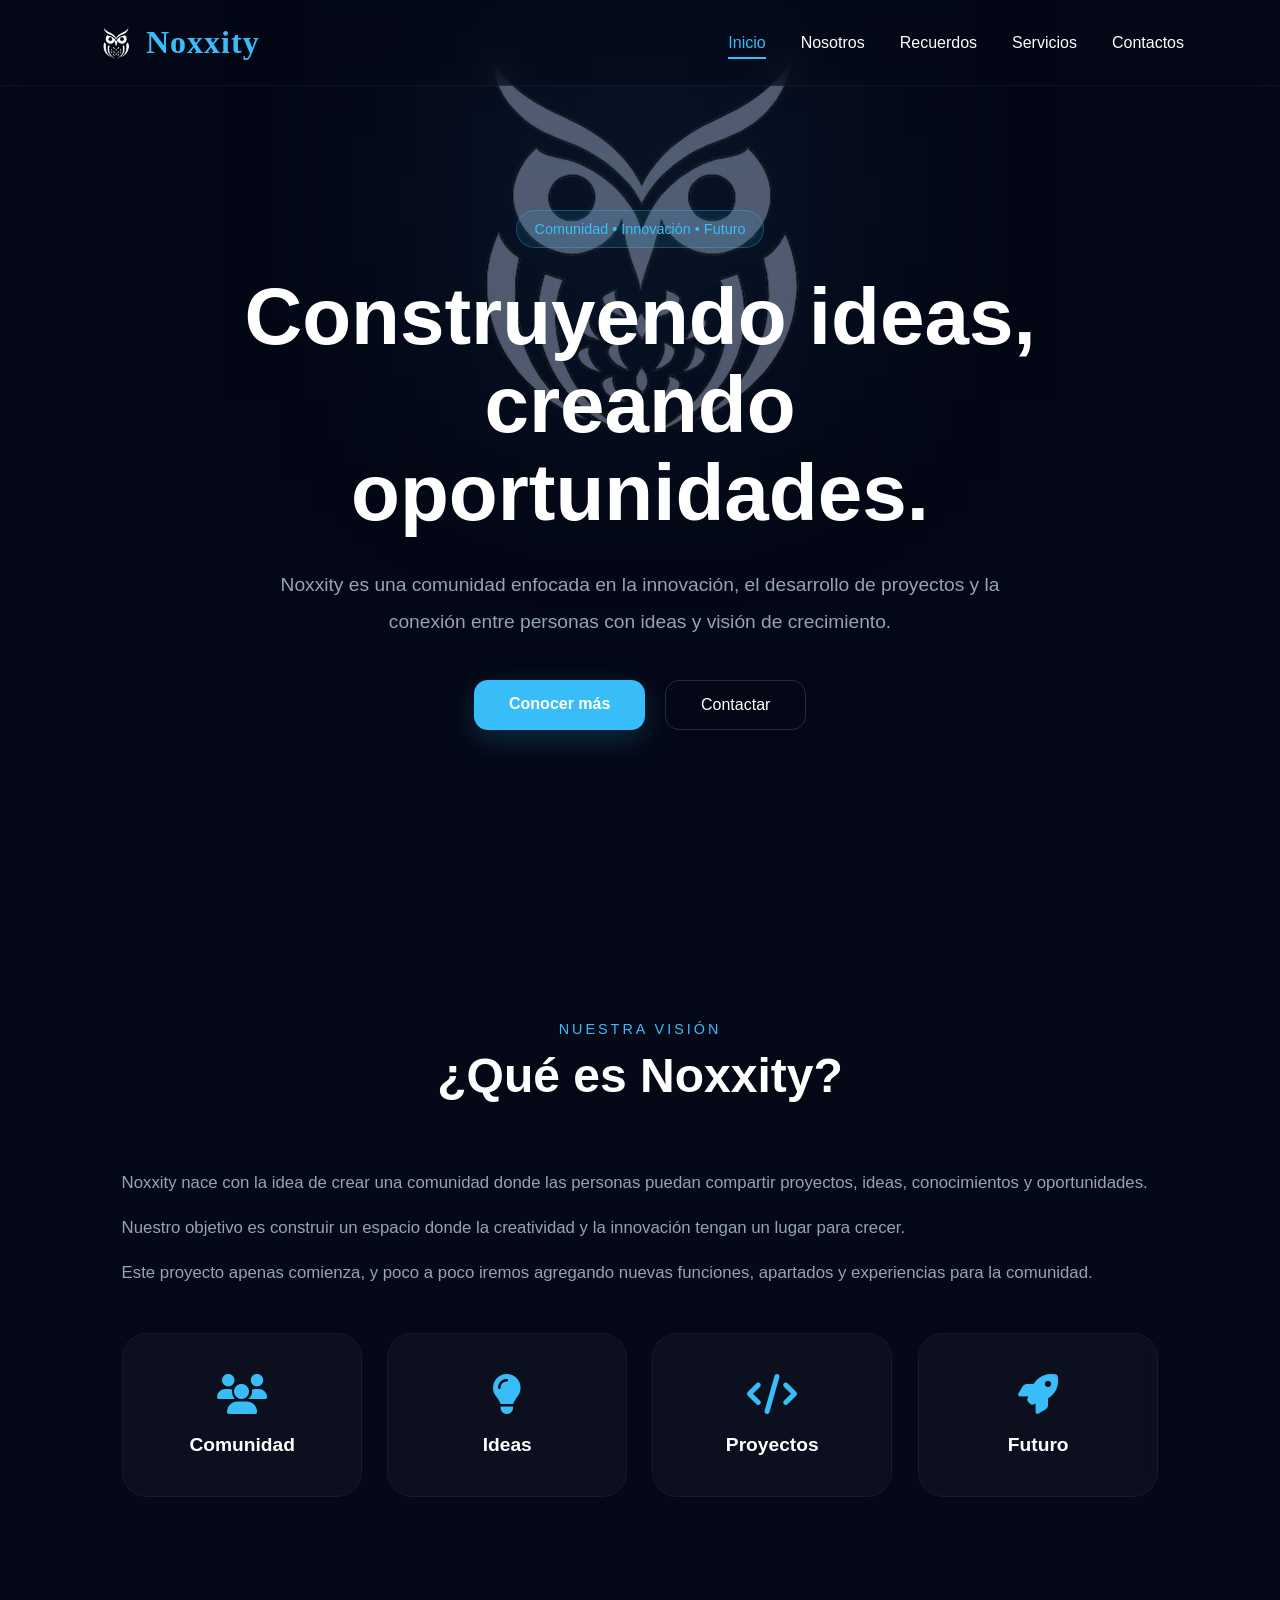
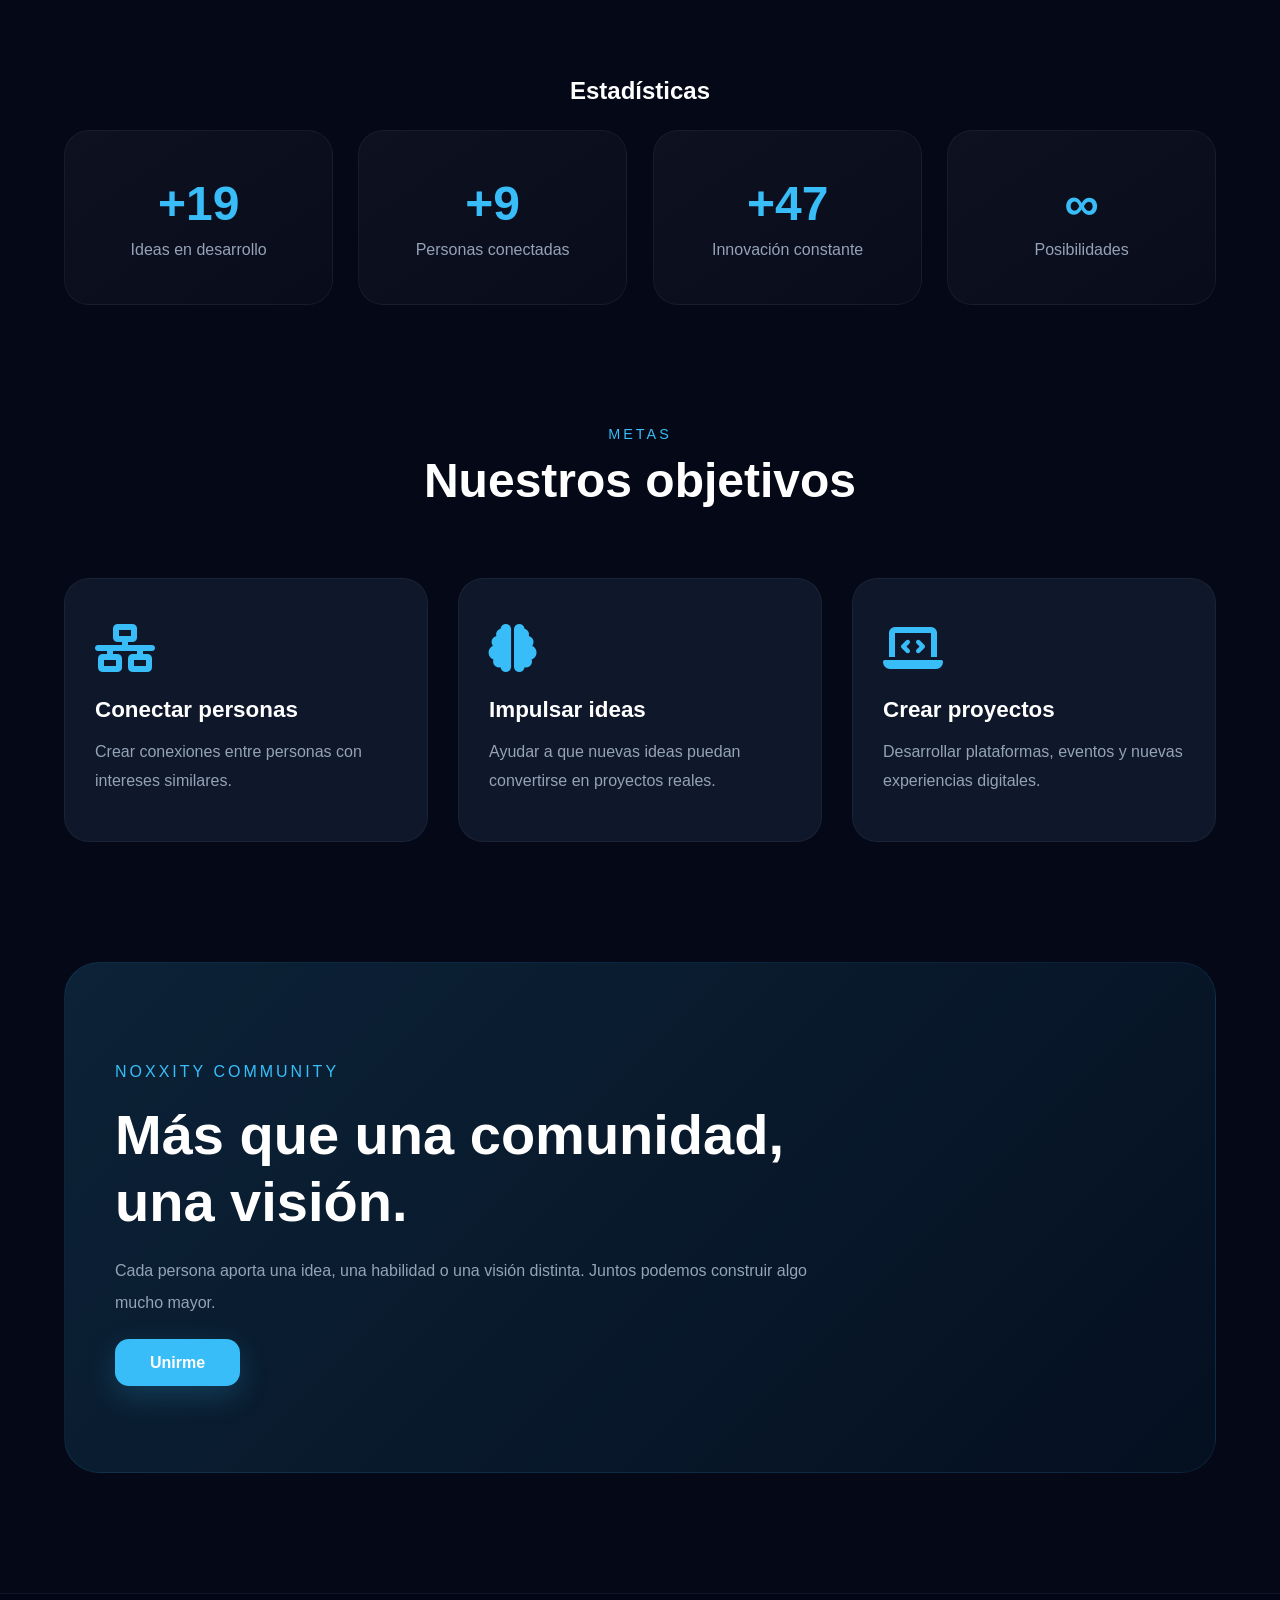
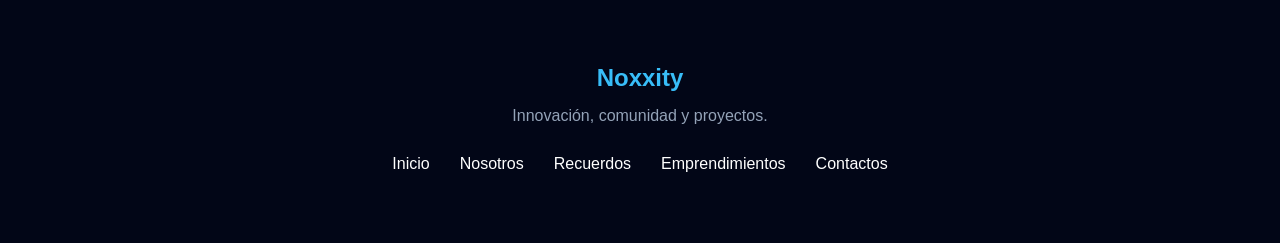
<file: index.html>
<!DOCTYPE html>
<html lang="es">

<head>
    <meta charset="UTF-8">
    <meta name="viewport" content="width=device-width, initial-scale=1.0">
    <meta name="google-site-verification" content="google29c0a1d79d436f6c.html" />
    <link rel="icon" href="Src/imgs/Logo.png" type="image/png">
    <link rel="stylesheet" href="https://cdnjs.cloudflare.com/ajax/libs/font-awesome/6.5.2/css/all.min.css">
    <link rel="stylesheet" href="Styles/style.css">
    <link rel="stylesheet" href="Styles/contact.css">
    <meta name="description"
    content="Noxxity es una comunidad de innovación, tecnología, emprendimiento y eventos juveniles." />
    <meta name="keywords" content="Noxxity, comunidad, tecnología, innovación, Nicaragua" />
    <title>Noxxity | Comunidad de innovación</title>
</head>

<body>

    <header>

        <nav class="navbar">

            <div class="logo">
                <img src="Src/imgs/Logo.png" alt="">
                <h1>Noxxity</h1>
            </div>

            <ul class="nav-links">

                <li><a href="#" class="active">Inicio</a></li>
                <li><a href="Pages/About.html">Nosotros</a></li>
                <li><a href="Pages/Recuerdos.html">Recuerdos</a></li>
                <li><a href="Pages/servicios.html">Servicios</a></li>
                <li><a href="Pages/Contact.html">Contactos</a></li>

            </ul>

            <div class="menu-btn">
                <i class="fas fa-bars"></i>
            </div>

        </nav>

    </header>

    <!-- HERO -->
    <section class="hero">

        <div class="hero-content">

            <span class="tag"> Comunidad • Innovación • Futuro </span>

            <h2> Construyendo ideas, creando oportunidades. </h2>

            <p>
                Noxxity es una comunidad enfocada en la innovación,
                el desarrollo de proyectos y la conexión entre personas
                con ideas y visión de crecimiento.
            </p>

            <div class="hero-buttons">
                <a href="Pages/About.html" class="btn"> Conocer más </a>
                <a href="Pages/Contact.html" class="btn-outline"> Contactar </a>
            </div>

        </div>

    </section>

    <!-- PRESENTACION -->
    <section class="presentation">

        <div class="section-title">
            <span>NUESTRA VISIÓN</span>
            <h2>¿Qué es Noxxity?</h2>
        </div>

        <div class="presentation-container">

            <div class="presentation-text">

                <p>
                    Noxxity nace con la idea de crear una comunidad
                    donde las personas puedan compartir proyectos,
                    ideas, conocimientos y oportunidades.
                </p>

                <p>
                    Nuestro objetivo es construir un espacio donde
                    la creatividad y la innovación tengan un lugar
                    para crecer.
                </p>

                <p>
                    Este proyecto apenas comienza, y poco a poco
                    iremos agregando nuevas funciones, apartados
                    y experiencias para la comunidad.
                </p>

            </div>

            <div class="presentation-cards">

                <div class="presentation-grid">
                    <div class="mini-card">
                        <i class="fas fa-users"></i>
                        <h3>Comunidad</h3>
                    </div>

                    <div class="mini-card">
                        <i class="fas fa-lightbulb"></i>
                        <h3>Ideas</h3>
                    </div>

                    <div class="mini-card">
                        <i class="fas fa-code"></i>
                        <h3>Proyectos</h3>
                    </div>

                    <div class="mini-card">
                        <i class="fas fa-rocket"></i>
                        <h3>Futuro</h3>
                    </div>
                </div>

            </div>

        </div>

    </section>

    <!-- ESTADISTICAS -->
    <section class="stats">

        <h1>Estadísticas</h1>

        <div class="stats-grid">
            <div class="stat-box">
                <h2>+100</h2>
                <p>Ideas en desarrollo</p>
            </div>

            <div class="stat-box">
                <h2>+50</h2>
                <p>Personas conectadas</p>
            </div>

            <div class="stat-box">
                <h2>24/7</h2>
                <p>Innovación constante</p>
            </div>

            <div class="stat-box">
                <h2>∞</h2>
                <p>Posibilidades</p>
            </div>
        </div>

    </section>

    <!-- OBJETIVOS -->
    <section class="objectives">

        <div class="section-title">
            <span>METAS</span>
            <h2>Nuestros objetivos</h2>
        </div>

        <div class="objectives-grid">

            <div class="objective-card">

                <i class="fas fa-network-wired"></i>

                <h3>Conectar personas</h3>

                <p>
                    Crear conexiones entre personas
                    con intereses similares.
                </p>

            </div>

            <div class="objective-card">

                <i class="fas fa-brain"></i>

                <h3>Impulsar ideas</h3>

                <p>
                    Ayudar a que nuevas ideas puedan
                    convertirse en proyectos reales.
                </p>

            </div>

            <div class="objective-card">

                <i class="fas fa-laptop-code"></i>

                <h3>Crear proyectos</h3>

                <p>
                    Desarrollar plataformas, eventos
                    y nuevas experiencias digitales.
                </p>

            </div>

        </div>

    </section>

    <!-- COMUNIDAD -->
    <section class="community">

        <div class="community-content">

            <span>NOXXITY COMMUNITY</span>

            <h2>
                Más que una comunidad,
                una visión.
            </h2>

            <p>
                Cada persona aporta una idea,
                una habilidad o una visión distinta.
                Juntos podemos construir algo mucho mayor.
            </p>

            <a href="Pages/Contact.html" class="btn">
                Unirme
            </a>

        </div>

    </section>

    <!-- FOOTER -->
    <footer>

        <div class="footer-content">

            <h2>Noxxity</h2>

            <p>
                Innovación, comunidad y proyectos.
            </p>

            <div class="footer-links">

                <a href="index.html">Inicio</a>
                <a href="about.html">Nosotros</a>
                <a href="memories.html">Recuerdos</a>
                <a href="services.html">Emprendimientos</a>
                <a href="contact.html">Contactos</a>

            </div>

        </div>

    </footer>

    <script src="Js/script.js"></script>

</body>

</html>
</file>
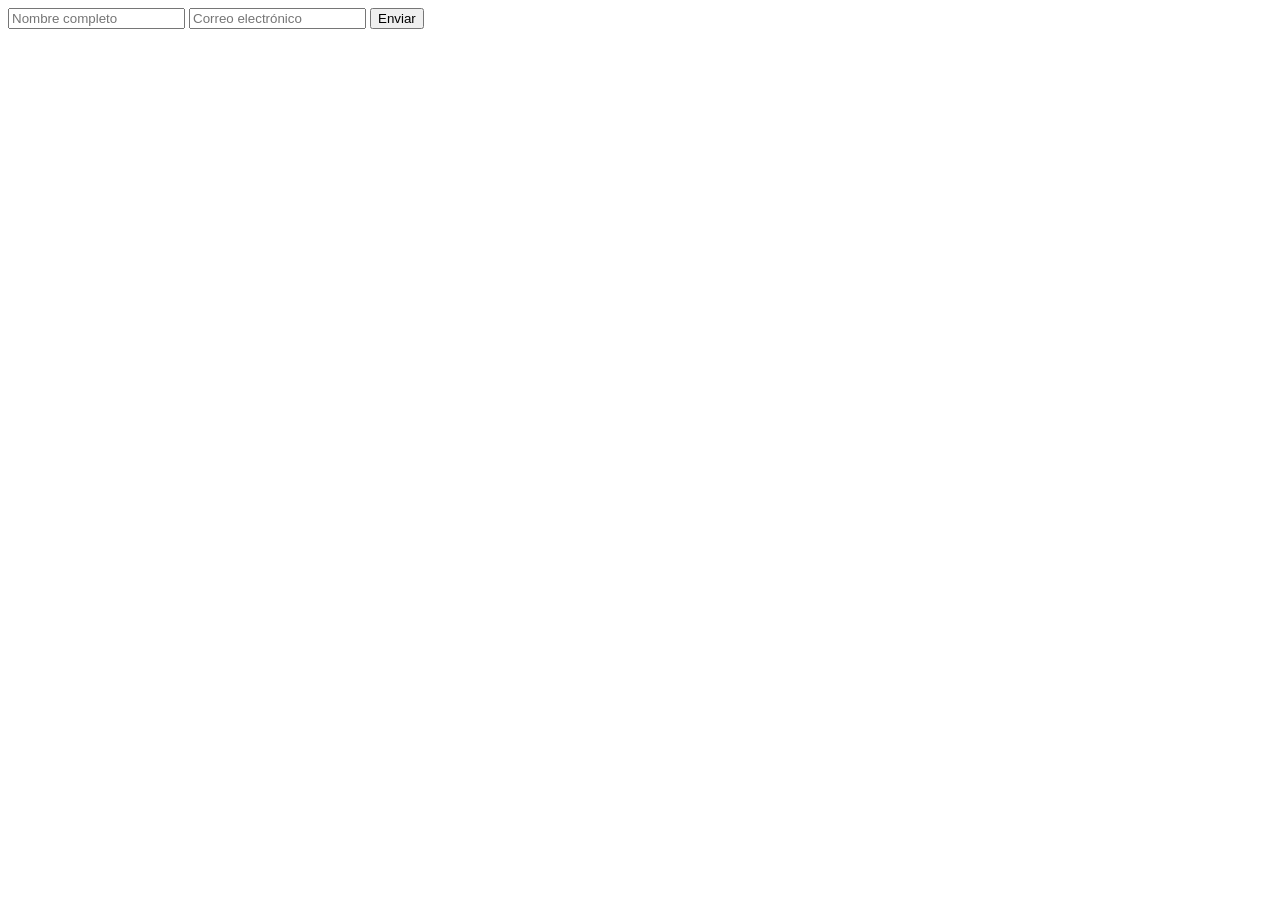
<file: prueba.html>
<!DOCTYPE html>
<html>
<body>

<form action="https://formsubmit.co/nexxojav.dev@gmail.com" method="POST">
    

                <input type="text" name="Nombre" placeholder="Nombre completo" required>
                <input type="email" name="Correo" placeholder="Correo electrónico" required>
           
    <button type="submit">Enviar</button>

    <input type="hidden" name="_subject" value="Prueba">
    <input type="hidden" name="_captcha" value="false">
</form>

</body>
</html>
</file>
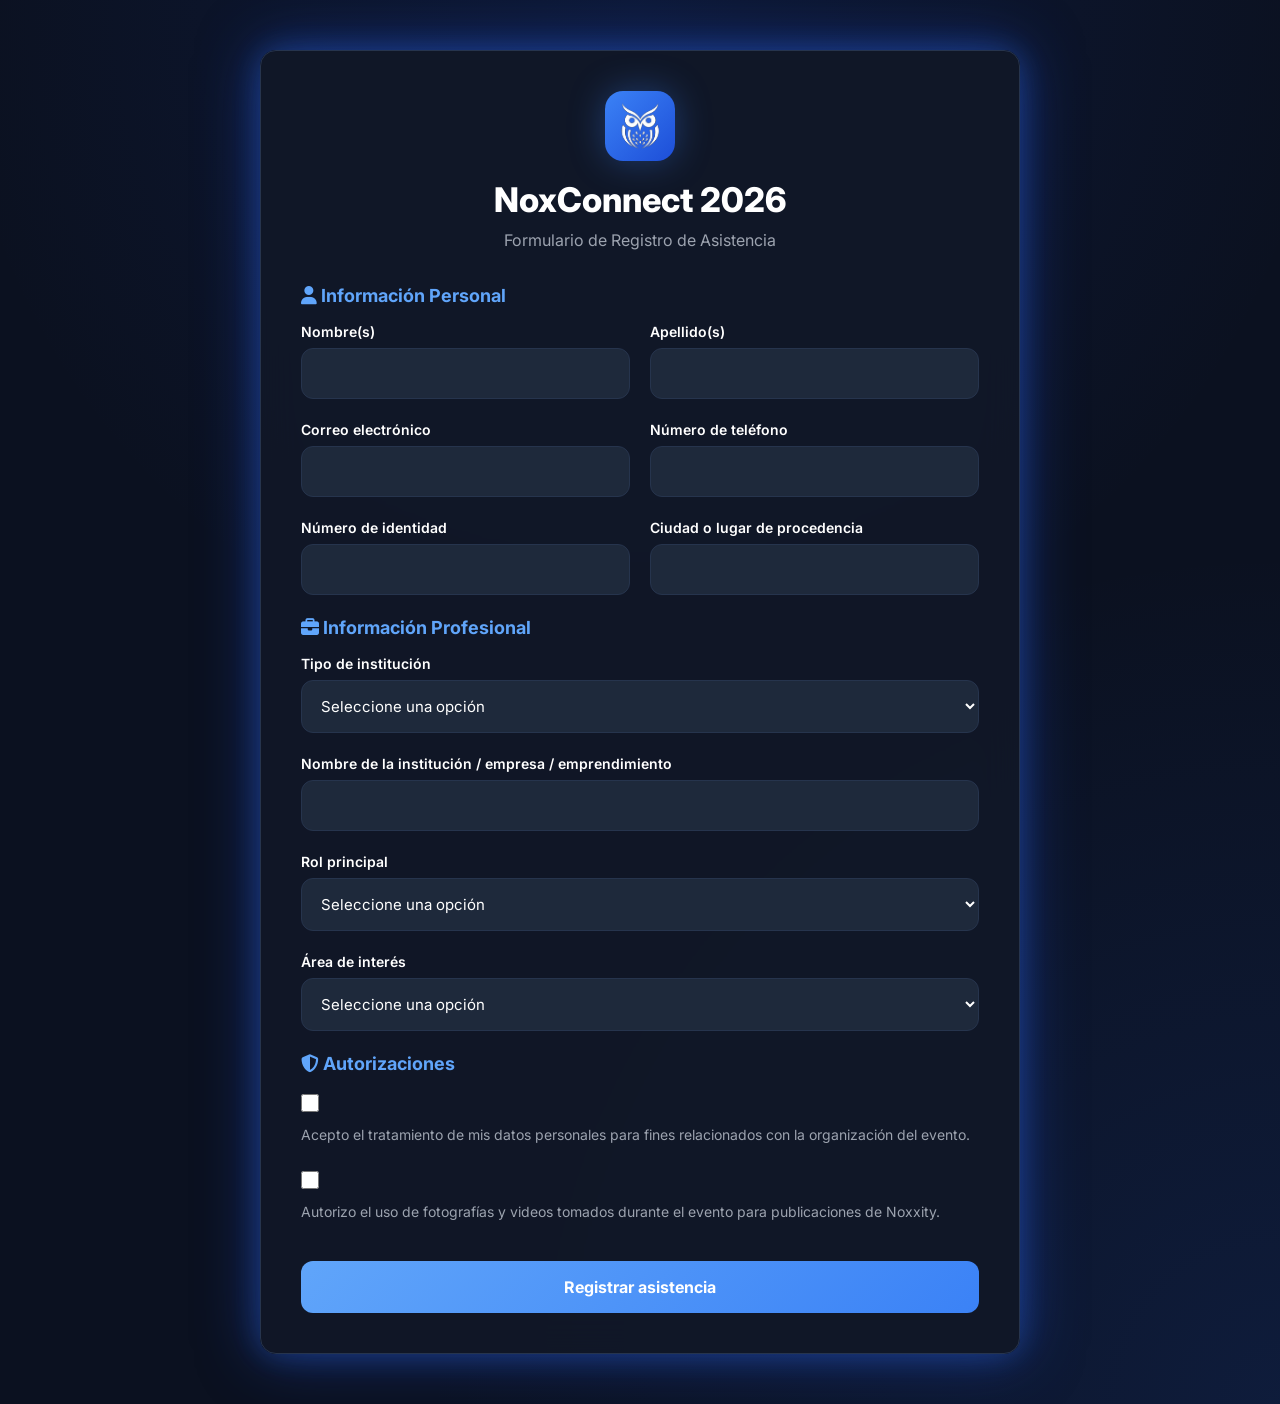
<file: Formularios/InscripcionNoxConnect.html>
<!DOCTYPE html>
<html lang="es">

<head>
    <meta charset="UTF-8">
    <meta name="viewport" content="width=device-width, initial-scale=1.0">
    <link rel="icon" href="../Src/imgs/Logo.png" type="image/png">
    <link rel="stylesheet" href="https://cdnjs.cloudflare.com/ajax/libs/font-awesome/6.5.2/css/all.min.css">
    <link rel="stylesheet" href="Styles/styles.css">
    <title>NoxConnect 2026 - Emprendimientos</title>
</head>

<body>

    <div class="container">
        <div class="logo">
            <img src="../Src/imgs/Logo.png" alt="NoxConnect">
        </div>


        <h1>NoxConnect 2026</h1>
        <p> Formulario de Registro de Asistencia </p>

        <form id="nxForm" action="https://formsubmit.co/noxxity.oficial@gmail.com" method="POST">

            <!-- Configuración de FormSubmit -->
            <input type="hidden" name="_subject" value="📋 Nuevo registro - NoxConnect 2026">
            <input type="hidden" name="_template" value="table">
            <input type="hidden" name="_captcha" value="false">


            <input type="hidden" name="_next" value="">

            <div class="section-title">
                <i class="fa-solid fa-user"></i>
                Información Personal
            </div>

            <div class="grid">
                <div class="form-group">
                    <label>Nombre(s)</label>
                    <input type="text" name="Nombre" required>
                </div>

                <div class="form-group">
                    <label>Apellido(s)</label>
                    <input type="text" name="Apellido" required>
                </div>
            </div>

            <div class="grid">
                <div class="form-group">
                    <label>Correo electrónico</label>
                    <input type="email" name="Correo electrónico" required>
                </div>

                <div class="form-group">
                    <label>Número de teléfono</label>
                    <input type="tel" name="Número de teléfono" required>
                </div>
            </div>

            <div class="grid">
                <div class="form-group">
                    <label>Número de identidad</label>
                    <input type="text" name="Número de identidad" required>
                </div>

                <div class="form-group">
                    <label>Ciudad o lugar de procedencia</label>
                    <input type="text" name="Procedencia" required>
                </div>
            </div>

            <div class="section-title">
                <i class="fa-solid fa-briefcase"></i>
                Información Profesional
            </div>

            <div class="form-group">
                <label>Tipo de institución</label>
                <select id="tipoInstitucion" name="Tipo de institución" required>
                    <option value="">Seleccione una opción</option>
                    <option>Universidad</option>
                    <option>Empresa</option>
                    <option>Emprendimiento</option>
                    <option>Independiente</option>
                    <option>Otro</option>
                </select>
            </div>

            <div class="form-group otro-campo" id="otroInstitucionGroup">
                <label>Especifique la institución</label>
                <input type="text" id="otroInstitucion" name="Otra institución">
            </div>

            <div class="form-group">
                <label>Nombre de la institución / empresa / emprendimiento</label>
                <input type="text" name="Institución">
            </div>

            <div class="form-group">
                <label>Rol principal</label>
                <select id="rolPrincipal" name="Rol principal" required>
                    <option value="">Seleccione una opción</option>
                    <option>Estudiante</option>
                    <option>Emprendedor</option>
                    <option>Profesional</option>
                    <option>Docente</option>
                    <option>Freelancer</option>
                    <option>Otro</option>
                </select>
            </div>

            <div class="form-group otro-campo" id="otroRolGroup">
                <label>Especifique el rol</label>
                <input type="text" id="otroRol" name="Otro rol">
            </div>

            <div class="form-group">
                <label>Área de interés</label>
                <select id="areaInteres" name="Área de interés" required>
                    <option value="">Seleccione una opción</option>
                    <option>Desarrollo</option>
                    <option>Marketing</option>
                    <option>Diseño</option>
                    <option>Comunicación</option>
                    <option>Mercadeo</option>
                    <option>Innovación</option>
                    <option>Inteligencia Artificial</option>
                    <option>Otro</option>
                </select>
            </div>

            <div class="form-group otro-campo" id="otraAreaGroup">
                <label>Especifique el área</label>
                <input type="text" id="otraArea" name="Otra área de interés">
            </div>

            <div class="section-title">
                <i class="fa-solid fa-shield-halved"></i>
                Autorizaciones
            </div>

            <div class="form-group checkbox">
                <input type="checkbox" id="datos" name="Acepta tratamiento de datos" value="Sí">

                <label for="datos">
                    Acepto el tratamiento de mis datos personales para fines relacionados con la organización del
                    evento.
                </label>
            </div>

            <div class="form-group checkbox">
                <input type="checkbox" id="fotos" name="Autoriza uso de fotografías" value="Sí">

                <label for="fotos">
                    Autorizo el uso de fotografías y videos tomados durante el evento para publicaciones de Noxxity.
                </label>
            </div>

            <button class="btn" type="submit">
                Registrar asistencia
            </button>

        </form>

    </div>

    <div id="nxModal">
        <div class="nx-modal-card">

            <div class="nx-success-icon">
                <i class="fa-solid fa-circle-check"></i>
            </div>

            <h2>¡Registro completado!</h2>

            <p>
                Su formulario ha sido enviado correctamente.
                Gracias por registrarse.
            </p>

            <button id="nxClose">Continuar</button>

        </div>
    </div>

    <script src="Js/main.js"></script>
</body>

</html>
</file>
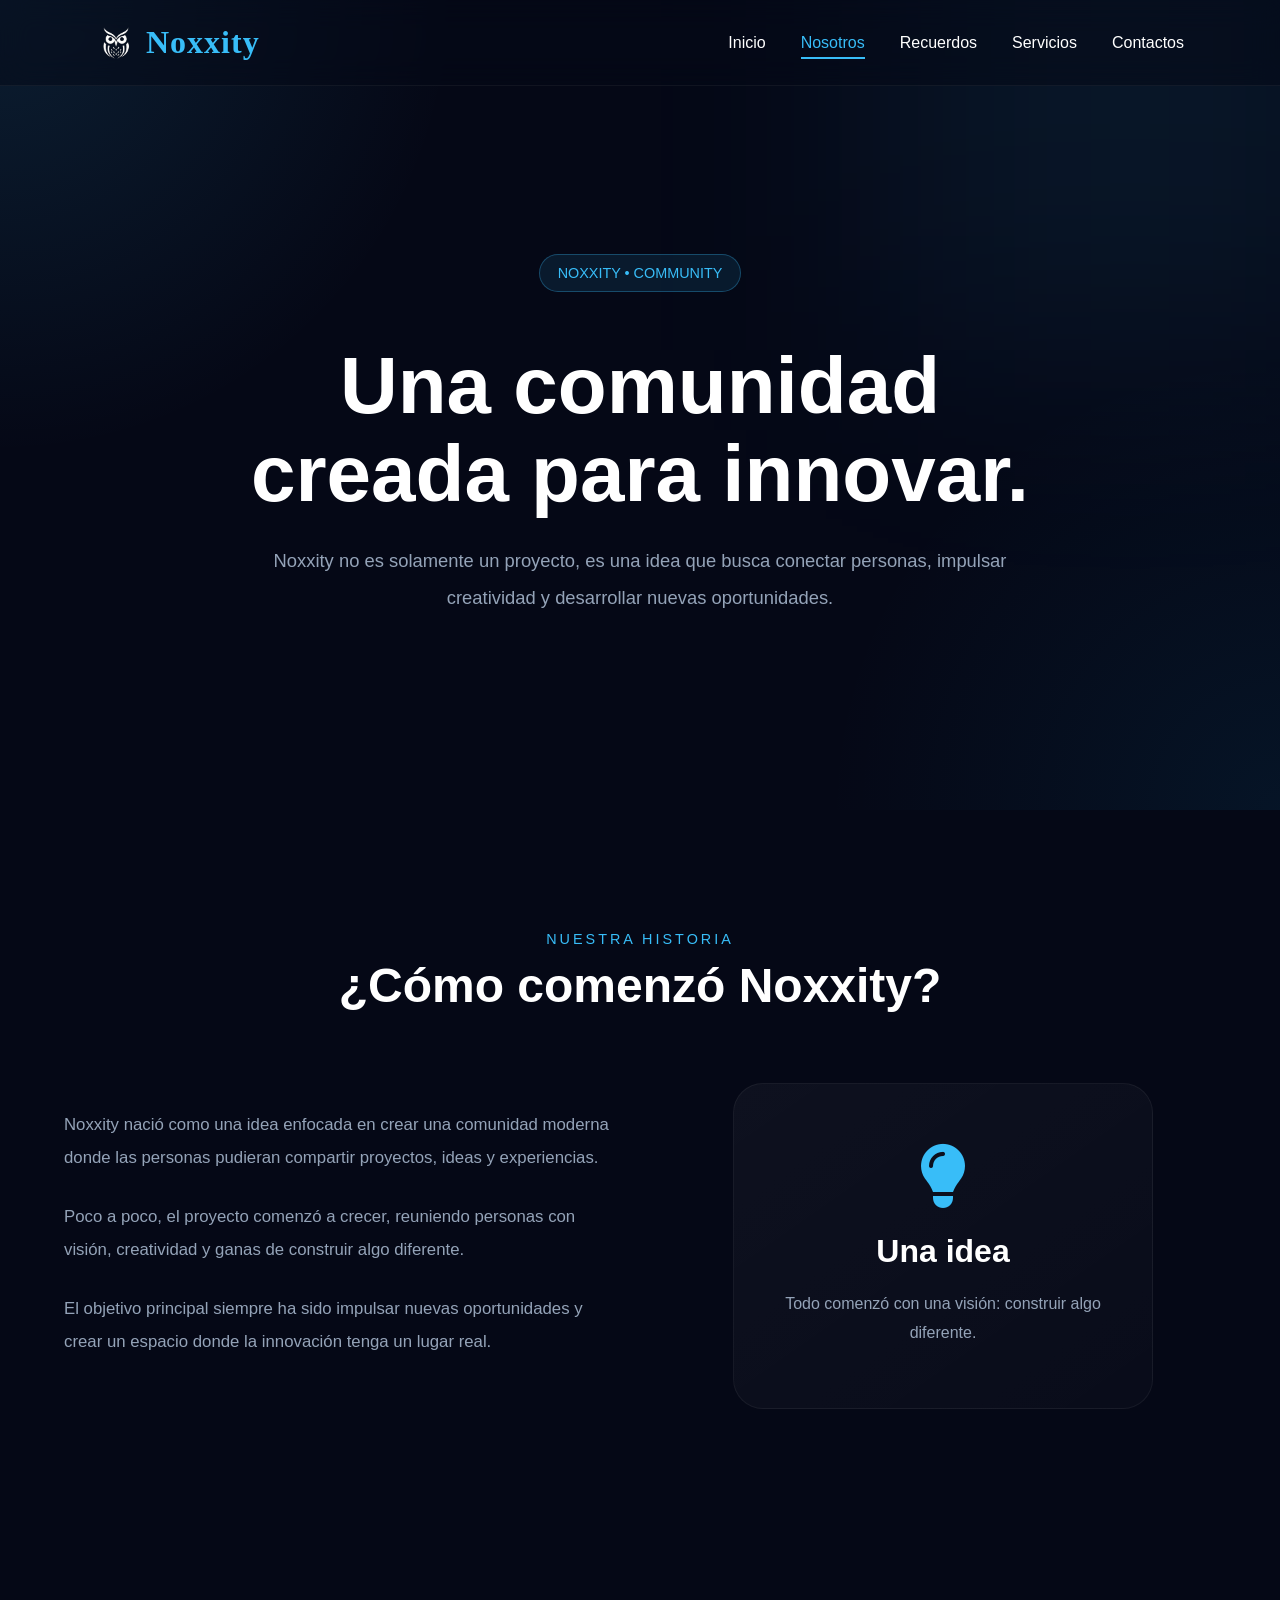
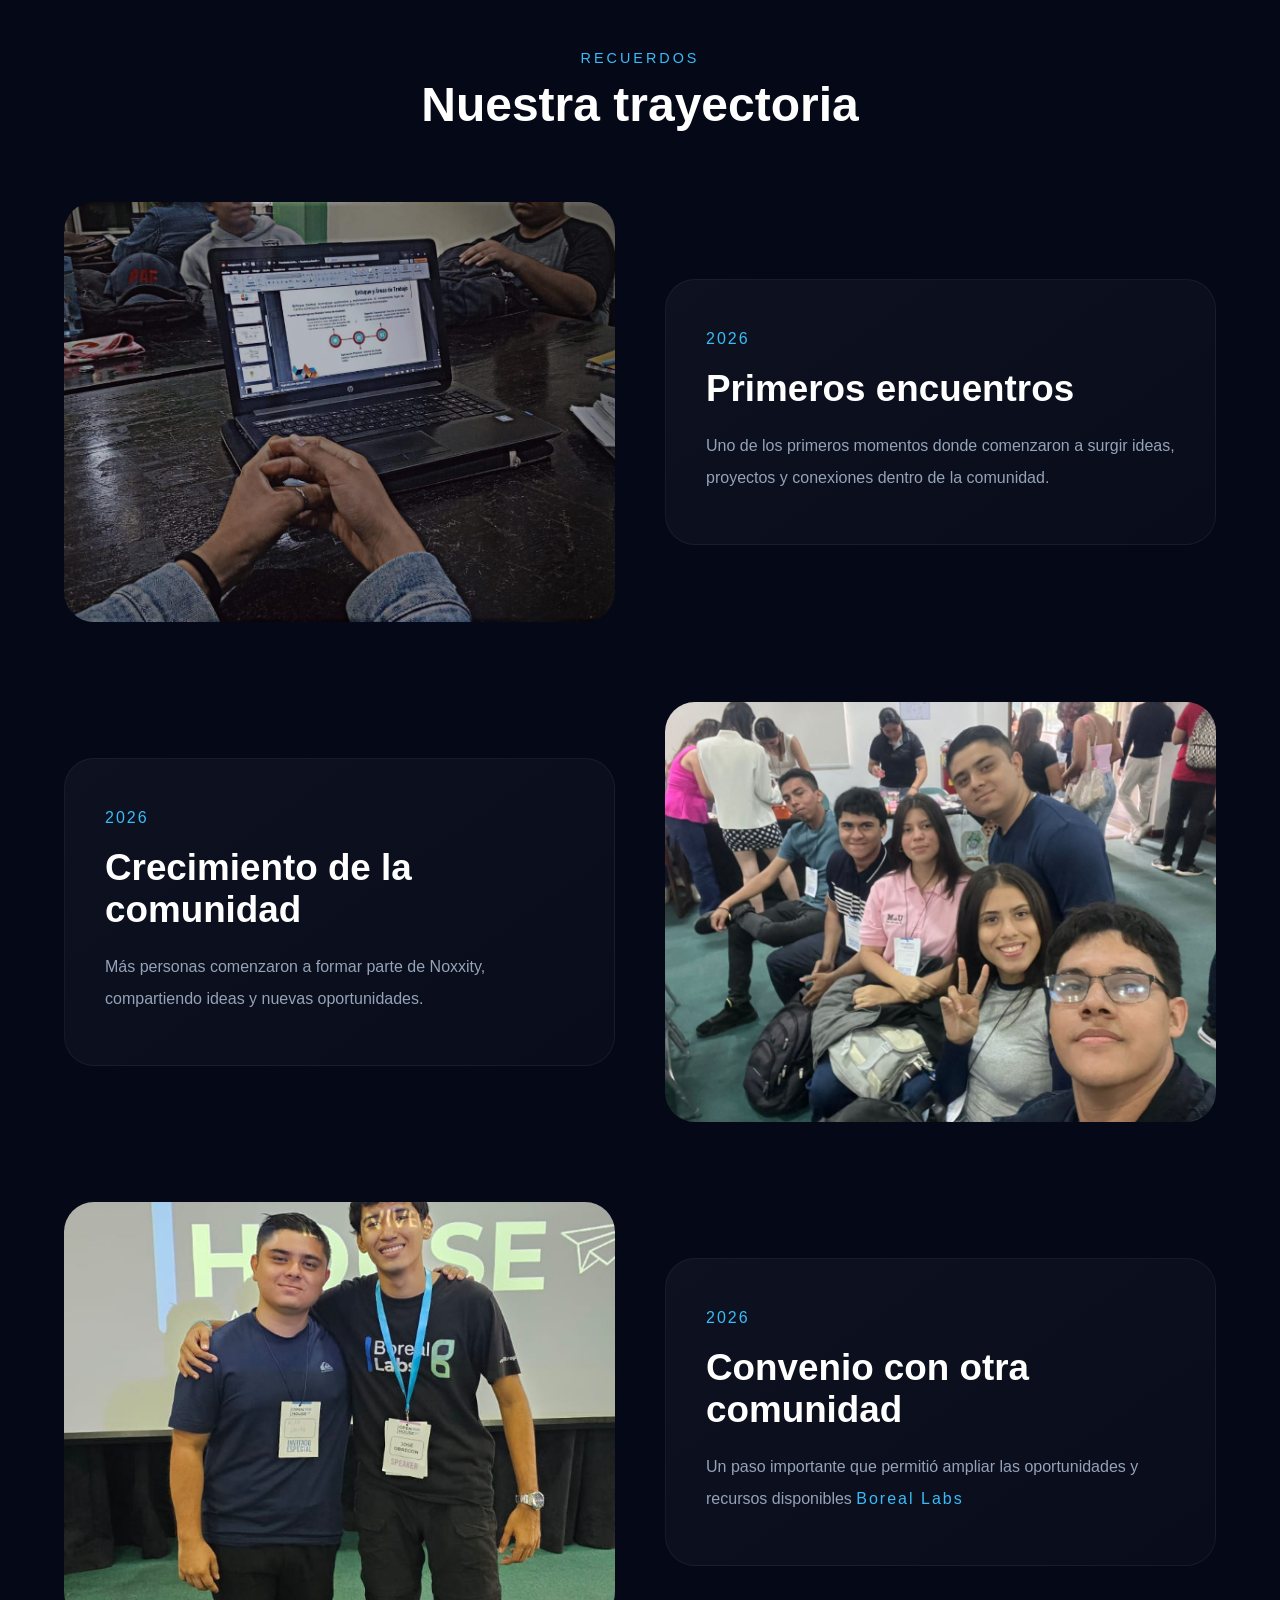
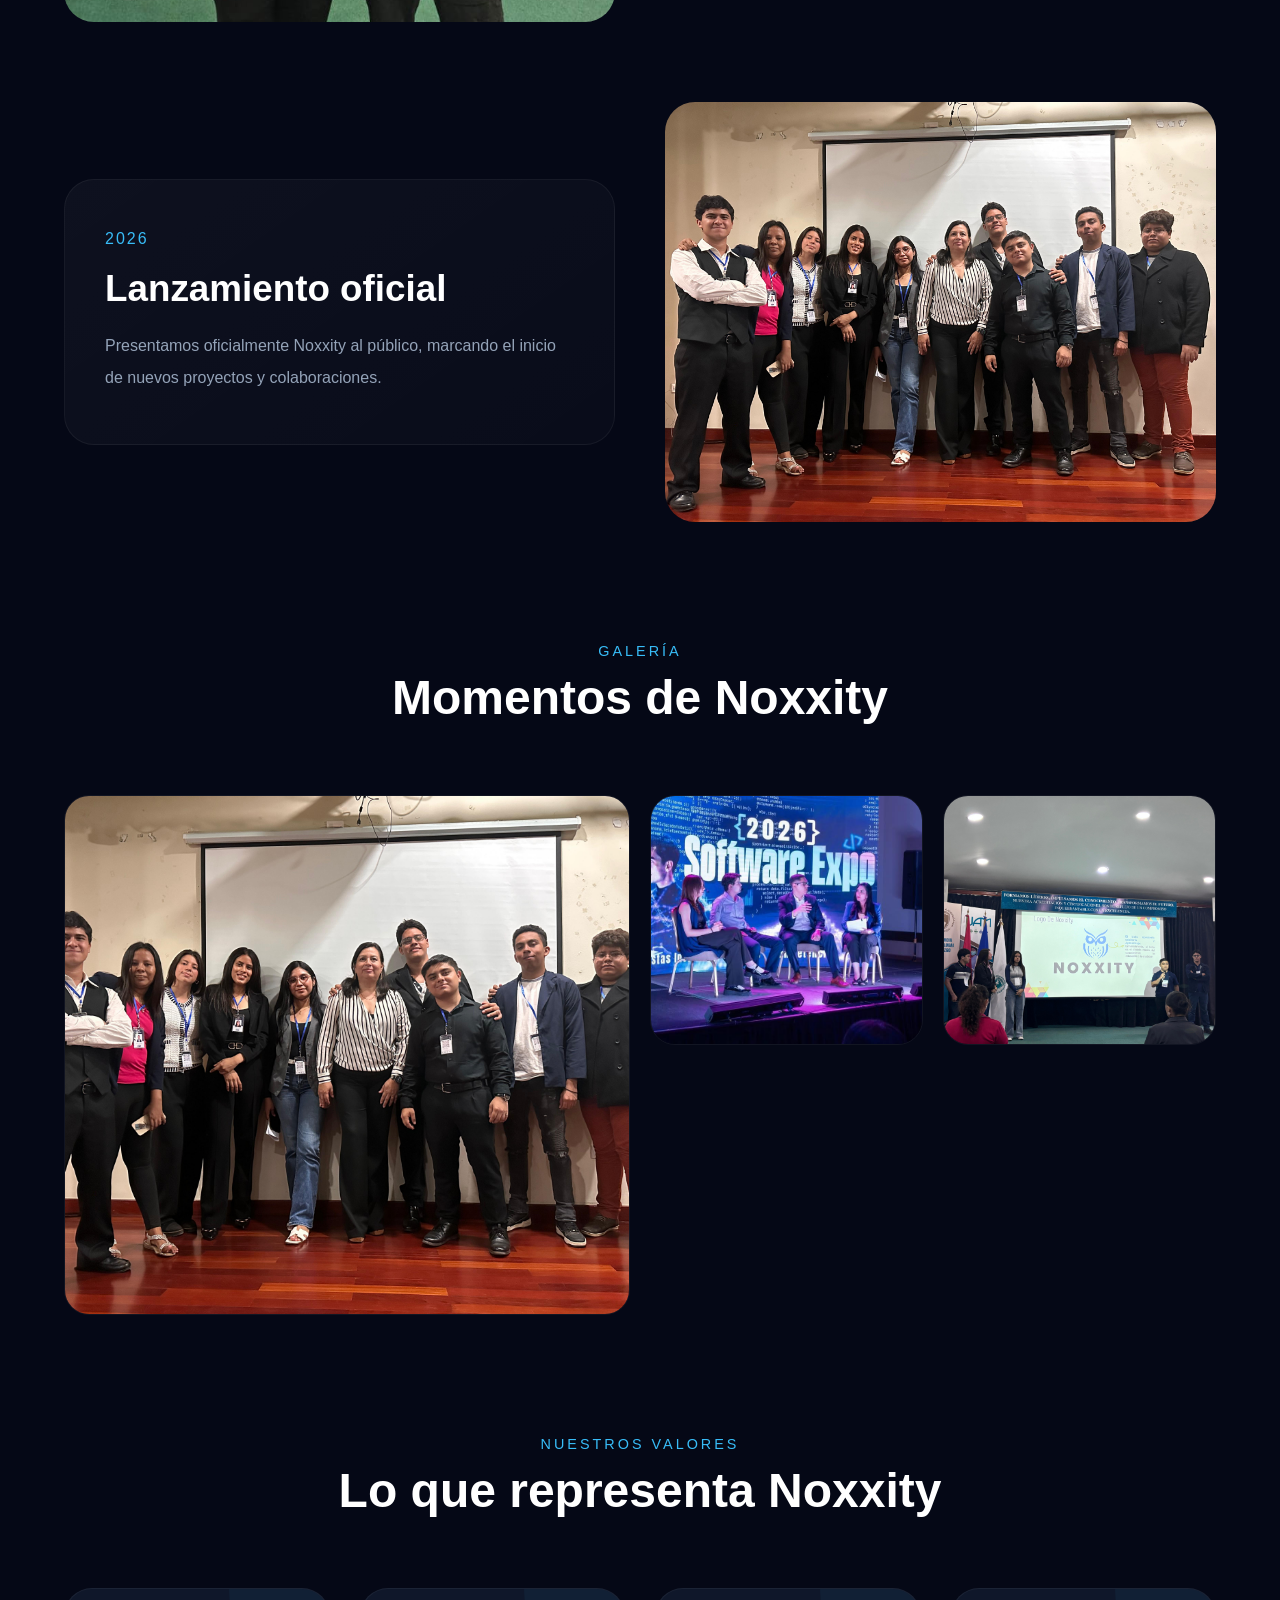
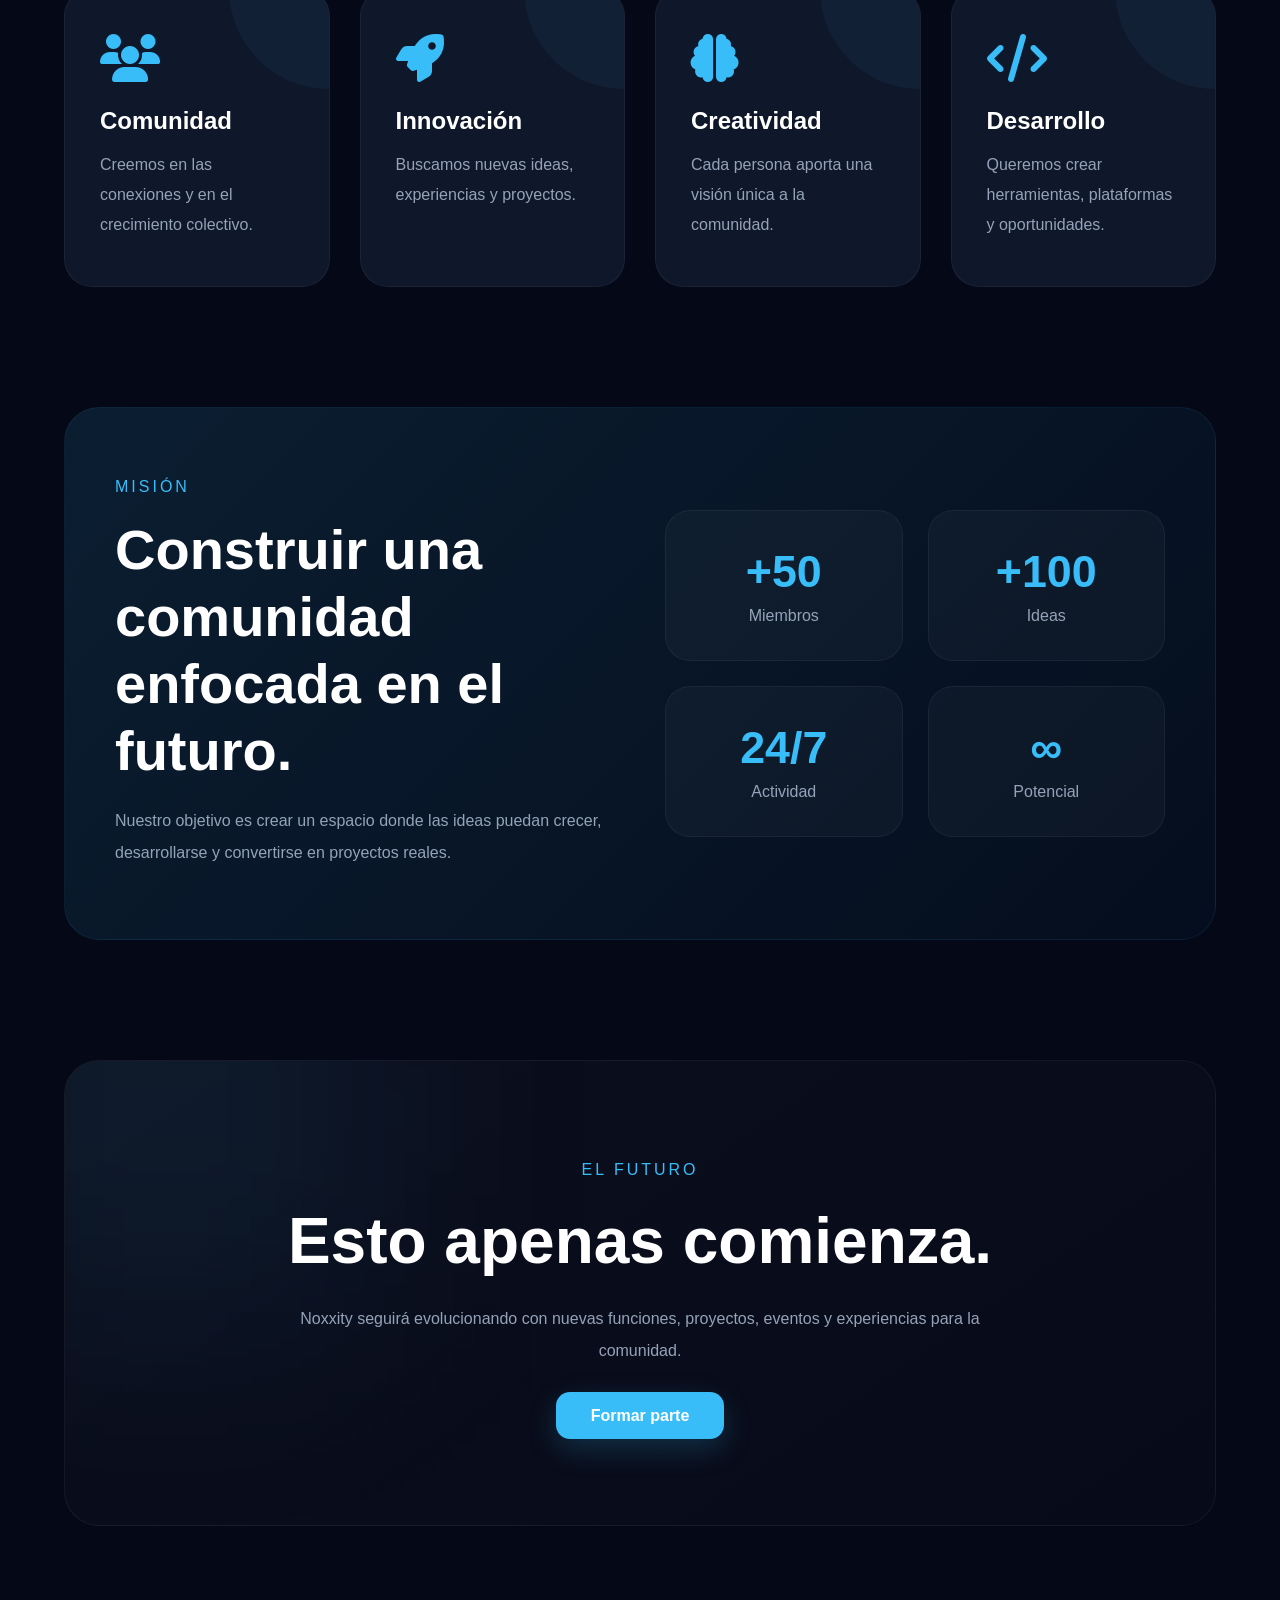
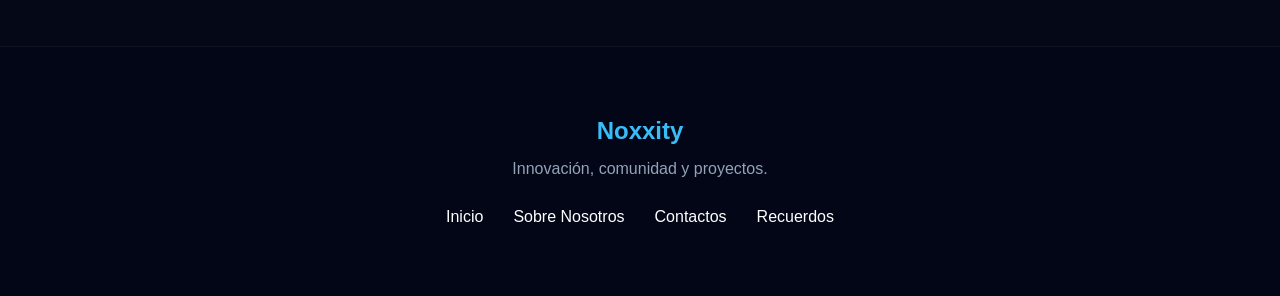
<file: Pages/About.html>
<!DOCTYPE html>
<html lang="es">

<head>
    <meta charset="UTF-8">
    <meta name="viewport" content="width=device-width, initial-scale=1.0">
    <link rel="icon" href="../Src/imgs/Logo.png" type="image/png">
    <title>Noxxity | Sobre Nosotros</title>
    <link rel="stylesheet" href="../Styles/about.css">
    <link rel="stylesheet" href="../Styles/style.css">
    <link rel="stylesheet" href="../Styles/recuerdo.css">
    <!-- ICONOS -->
    <link rel="stylesheet" href="https://cdnjs.cloudflare.com/ajax/libs/font-awesome/6.5.2/css/all.min.css">
</head>

<body>

    <!-- NAVBAR -->
    <header>

        <nav class="navbar">

            <div class="logo">
                <img src="../Src/imgs/Logo.png" alt="">
                <h1>Noxxity</h1>
            </div>

            <ul class="nav-links">

                <li><a href="../index.html">Inicio</a></li>
                <li><a href="About.html" class="active">Nosotros</a></li>
                <li><a href="Recuerdos.html">Recuerdos</a></li>
                <li><a href="servicios.html">Servicios</a></li>
                <li><a href="Contact.html">Contactos</a></li>

            </ul>

            <div class="menu-btn">
                <i class="fas fa-bars"></i>
            </div>

        </nav>

    </header>

    <!-- HERO -->
    <section class="about-hero">

        <div class="about-hero-content">

            <span class="tag">
                NOXXITY • COMMUNITY
            </span>

            <h2>
                Una comunidad creada
                para innovar.
            </h2>

            <p>
                Noxxity no es solamente un proyecto,
                es una idea que busca conectar personas,
                impulsar creatividad y desarrollar nuevas oportunidades.
            </p>

        </div>

    </section>

    <!-- HISTORIA -->
    <section class="history">

        <div class="section-title">

            <span>NUESTRA HISTORIA</span>

            <h2>¿Cómo comenzó Noxxity?</h2>

        </div>

        <div class="history-container">

            <div class="history-text">

                <p>
                    Noxxity nació como una idea enfocada en crear
                    una comunidad moderna donde las personas
                    pudieran compartir proyectos, ideas y experiencias.
                </p>

                <p>
                    Poco a poco, el proyecto comenzó a crecer,
                    reuniendo personas con visión, creatividad
                    y ganas de construir algo diferente.
                </p>

                <p>
                    El objetivo principal siempre ha sido impulsar
                    nuevas oportunidades y crear un espacio
                    donde la innovación tenga un lugar real.
                </p>

            </div>

            <div class="history-image">

                <div class="history-card">

                    <i class="fas fa-lightbulb"></i>

                    <h3>Una idea</h3>

                    <p>
                        Todo comenzó con una visión:
                        construir algo diferente.
                    </p>

                </div>

            </div>

        </div>

    </section>

    <!-- <section class="team">
        <h2>Nuestro Equipo</h2>
        <p>Conoce a las personas que hacen posible Noxxity.</p>

        <div class="teams">


            <section class="team-section">
                <h2>Junta Directiva</h2>
                <div class="team-grid">

                    <div class="card">
                        <img src="" alt="Alan">
                        <h3>Alan</h3>
                        <span class="tag">Director General</span>
                        <p>Lidera la estrategia, representación y crecimiento de Noxxity.</p>
                        <div class="redes-team">
                            <a href="https://instagram.com/" target="_blank">
                                <i class="fab fa-instagram"></i>
                            </a>
                            <a href="mailto:contacto@noxxity.com" target="_blank" rel="noreferrer noopener">
                                <i class="fas fa-envelope"></i>
                            </a>
                            <a href="https://wa.me/1234567890" target="_blank" rel="noreferrer noopener">
                                <i class="fab fa-whatsapp"></i>
                            </a>
                        </div>
                    </div>

                    <div class="card">
                        <img src="" alt="Marisol">
                        <h3>Marisol</h3>
                        <span class="tag">Directora Académica y Secretaria</span>
                        <p>Coordina la formación, documentación y recursos institucionales.</p>
                        <div class="redes-team">
                            <a href="https://instagram.com/" target="_blank" rel="noreferrer noopener">
                                <i class="fab fa-instagram"></i>
                            </a>
                            <a href="mailto:contacto@noxxity.com" target="_blank" rel="noreferrer noopener">
                                <i class="fas fa-envelope"></i>
                            </a>
                            <a href="https://wa.me/1234567890" target="_blank" rel="noreferrer noopener">
                                <i class="fab fa-whatsapp"></i>
                            </a>
                        </div>
                    </div>

                    <div class="card">
                        <img src="" alt="Dana">
                        <h3>Dana</h3>
                        <span class="tag">Coordinadora de Mentoría y Soporte Técnico</span>
                        <p>Brinda apoyo técnico y acompañamiento a los miembros.</p>
                        <div class="redes-team">
                            <a href="https://instagram.com/" target="_blank" rel="noreferrer noopener">
                                <i class="fab fa-instagram"></i>
                            </a>
                            <a href="mailto:contacto@noxxity.com" target="_blank" rel="noreferrer noopener">
                                <i class="fas fa-envelope"></i>
                            </a>
                            <a href="https://wa.me/1234567890" target="_blank" rel="noreferrer noopener">
                                <i class="fab fa-whatsapp"></i>
                            </a>
                        </div>
                    </div>


                    <div class="card">
                        <img src="" alt="Johnny">
                        <h3>Johnny</h3>
                        <span class="tag">Director Financiero y Relaciones Institucionales</span>
                        <p>Administra recursos y fortalece alianzas estratégicas.</p>
                        <div class="redes-team">
                            <a href="https://instagram.com/" target="_blank" rel="noreferrer noopener">
                                <i class="fab fa-instagram"></i>
                            </a>
                            <a href="mailto:contacto@noxxity.com" target="_blank" rel="noreferrer noopener">
                                <i class="fas fa-envelope"></i>
                            </a>
                            <a href="https://wa.me/1234567890" target="_blank" rel="noreferrer noopener">
                                <i class="fab fa-whatsapp"></i>
                            </a>
                        </div>
                    </div>

                </div>

            </section>

            <section class="team-section">
                <h2>Staff Operativo</h2>
                <div class="team-grid">

                    <div class="card">
                        <img src="" alt="Keysi">
                        <h3>Keysi</h3>
                        <span class="tag">Directora de Marketing y Comunicación</span>
                        <p>Gestiona la comunicación, difusión e imagen de la comunidad.</p>
                        <div class="redes-team">
                            <a href="https://instagram.com/" target="_blank" rel="noreferrer noopener">
                                <i class="fab fa-instagram"></i>
                            </a>
                            <a href="mailto:contacto@noxxity.com" target="_blank" rel="noreferrer noopener">
                                <i class="fas fa-envelope"></i>
                            </a>
                            <a href="https://wa.me/1234567890" target="_blank" rel="noreferrer noopener">
                                <i class="fab fa-whatsapp"></i>
                            </a>
                        </div>
                    </div>

                    <div class="card">
                        <img src="" alt="BM">
                        <h3>Brandon</h3>
                        <span class="tag">Coordinador de Recursos Humanos</span>
                        <p>Gestiona el talento humano y la integración del equipo.</p>
                        <div class="redes-team">
                            <a href="https://instagram.com/" target="_blank" rel="noreferrer noopener">
                                <i class="fab fa-instagram"></i>
                            </a>
                            <a href="mailto:contacto@noxxity.com" target="_blank" rel="noreferrer noopener">
                                <i class="fas fa-envelope"></i>
                            </a>
                            <a href="https://wa.me/1234567890" target="_blank" rel="noreferrer noopener">
                                <i class="fab fa-whatsapp"></i>
                            </a>
                        </div>
                    </div>

                    <div class="card">
                        <img src="" alt="Rosa">
                        <h3>Rosa</h3>
                        <span class="tag">Staff de Diseño Creativo</span>
                        <p>Desarrolla contenido visual y apoya iniciativas creativas.</p>
                        <div class="redes-team">
                            <a href="https://instagram.com/" target="_blank" rel="noreferrer noopener">
                                <i class="fab fa-instagram"></i>
                            </a>
                            <a href="mailto:contacto@noxxity.com" target="_blank" rel="noreferrer noopener">
                                <i class="fas fa-envelope"></i>
                            </a>
                            <a href="https://wa.me/1234567890" target="_blank" rel="noreferrer noopener">
                                <i class="fab fa-whatsapp"></i>
                            </a>
                        </div>
                    </div>

                    <div class="card">
                        <img src="" alt="Gerald">
                        <h3>Gerald</h3>
                        <span class="tag">Staff de Eventos y Comunidad</span>
                        <p>Coordina actividades y fortalece la participación comunitaria.</p>
                        <div class="redes-team">
                            <a href="https://instagram.com/" target="_blank" rel="noreferrer noopener">
                                <i class="fab fa-instagram"></i>
                            </a>
                            <a href="mailto:contacto@noxxity.com" target="_blank" rel="noreferrer noopener">
                                <i class="fas fa-envelope"></i>
                            </a>
                            <a href="https://wa.me/1234567890" target="_blank" rel="noreferrer noopener">
                                <i class="fab fa-whatsapp"></i>
                            </a>
                        </div>
                    </div>

                    <div class="card">
                        <img src="" alt="Andy">
                        <h3>Andy</h3>
                        <span class="tag">Staff de Innovación y Emprendimiento</span>
                        <p>Impulsa la innovación y oportunidades de crecimiento.</p>
                        <div class="redes-team">
                            <a href="https://instagram.com/" target="_blank" rel="noreferrer noopener">
                                <i class="fab fa-instagram"></i>
                            </a>
                            <a href="mailto:contacto@noxxity.com" target="_blank" rel="noreferrer noopener">
                                <i class="fas fa-envelope"></i>
                            </a>
                            <a href="https://wa.me/1234567890" target="_blank" rel="noreferrer noopener">
                                <i class="fab fa-whatsapp"></i>
                            </a>
                        </div>
                    </div>

                    <div class="card">
                        <img src="" alt="Proximamente">
                        <h3>Próximamente</h3>
                        <span class="tag">Nueva Integración</span>
                        <p>Muy pronto un nuevo miembro se unirá al equipo para fortalecer nuestras iniciativas y
                            proyectos.</p>
                        <div class="redes-team">
                            <a href="https://instagram.com/" target="_blank" rel="noreferrer noopener">
                                <i class="fab fa-instagram"></i>
                            </a>
                            <a href="mailto:contacto@noxxity.com" target="_blank" rel="noreferrer noopener">
                                <i class="fas fa-envelope"></i>
                            </a>
                            <a href="https://wa.me/1234567890" target="_blank" rel="noreferrer noopener">
                                <i class="fab fa-whatsapp"></i>
                            </a>
                        </div>
                    </div>

                </div>

            </section>


        </div>
    </section> -->

    <section class="timeline">

        <div class="section-title">

            <span>RECUERDOS</span>

            <h2>Nuestra trayectoria</h2>

        </div>

        <div class="timeline-container">

            <!-- ITEM -->
            <div class="timeline-item">

                <div class="timeline-image">

                    <img src="../Src/imgs/Encuentros.jpeg" alt="Primer evento">

                </div>

                <div class="timeline-content">

                    <span>2026</span>

                    <h3>Primeros encuentros</h3>

                    <p>
                        Uno de los primeros momentos donde
                        comenzaron a surgir ideas, proyectos
                        y conexiones dentro de la comunidad.
                    </p>

                </div>

            </div>

            <!-- ITEM -->
            <div class="timeline-item reverse">

                <div class="timeline-image">

                    <img src="../Src/imgs/ft3.jpeg" alt="Comunidad">

                </div>

                <div class="timeline-content">

                    <span>2026</span>

                    <h3>Crecimiento de la comunidad</h3>

                    <p>
                        Más personas comenzaron a formar parte
                        de Noxxity, compartiendo ideas
                        y nuevas oportunidades.
                    </p>

                </div>

            </div>

            <!-- ITEM -->
            <div class="timeline-item">

                <div class="timeline-image">

                    <img src="../Src/imgs/BoreaLabs.jpeg" alt="Proyecto">

                </div>

                <div class="timeline-content">

                    <span>2026</span>

                    <h3>Convenio con otra comunidad</h3>

                    <p>
                        Un paso importante que permitió ampliar
                        las oportunidades y recursos disponibles

                        <span>Boreal Labs</span>
                    </p>

                </div>



            </div>

            <!-- ITEM -->
            <div class="timeline-item">


                <div class="timeline-content">

                    <span>2026</span>

                    <h3>Lanzamiento oficial</h3>

                    <p>
                        Presentamos oficialmente Noxxity al público,
                        marcando el inicio de nuevos proyectos
                        y colaboraciones.
                    </p>

                </div>
                <div class="timeline-image">

                    <img src="../Src/imgs/ft15.jpeg" alt="Lanzamiento">

                </div>

            </div>

        </div>

    </section>

    <!-- GALERIA -->
    <section class="gallery">

        <div class="section-title">

            <span>GALERÍA</span>

            <h2>Momentos de Noxxity</h2>

        </div>

        <div class="gallery-container">

            <!-- FOTO GRANDE -->
            <div class="gallery-item large">

                <img src="../Src/imgs/ft15.jpeg" alt="Equipo Noxxity">

                <div class="gallery-overlay">

                    <span>Equipo</span>

                    <h3>
                        Personas construyendo ideas.
                    </h3>

                </div>

            </div>

            <!-- FOTO -->
            <div class="gallery-item">

                <img src="../Src/imgs/ft5.jpeg" alt="Evento">

                <div class="gallery-overlay">

                    <span>Evento</span>

                    <h3>
                        Compartiendo experiencias.
                    </h3>

                </div>

            </div>

            <!-- FOTO -->
            <div class="gallery-item">

                <img src="../Src/imgs/ft12.jpeg" alt="Comunidad">

                <div class="gallery-overlay">

                    <span>Comunidad</span>

                    <h3>
                        Creciendo juntos.
                    </h3>

                </div>

            </div>

            <!-- FOTO -->
            <!-- <div class="gallery-item">

                <img src="img/project.jpg" alt="Proyecto">

                <div class="gallery-overlay">

                    <span>Proyectos</span>

                    <h3>
                        Innovación constante.
                    </h3>

                </div>

            </div> -->

            <!-- FOTO -->
            <!-- <div class="gallery-item">

                <img src="img/work.jpg" alt="Trabajo">

                <div class="gallery-overlay">

                    <span>Desarrollo</span>

                    <h3>
                        Construyendo el futuro.
                    </h3>

                </div>

            </div> -->

        </div>

    </section>

    <!-- VALORES -->
    <section class="values">

        <div class="section-title">

            <span>NUESTROS VALORES</span>

            <h2>Lo que representa Noxxity</h2>

        </div>

        <div class="values-grid">

            <div class="value-card">

                <i class="fas fa-users"></i>

                <h3>Comunidad</h3>

                <p>
                    Creemos en las conexiones y
                    en el crecimiento colectivo.
                </p>

            </div>

            <div class="value-card">

                <i class="fas fa-rocket"></i>

                <h3>Innovación</h3>

                <p>
                    Buscamos nuevas ideas,
                    experiencias y proyectos.
                </p>

            </div>

            <div class="value-card">

                <i class="fas fa-brain"></i>

                <h3>Creatividad</h3>

                <p>
                    Cada persona aporta una visión
                    única a la comunidad.
                </p>

            </div>

            <div class="value-card">

                <i class="fas fa-code"></i>

                <h3>Desarrollo</h3>

                <p>
                    Queremos crear herramientas,
                    plataformas y oportunidades.
                </p>

            </div>

        </div>

    </section>

    <!-- MISION -->
    <section class="mission">

        <div class="mission-container">

            <div class="mission-box">

                <span>MISIÓN</span>

                <h2>
                    Construir una comunidad
                    enfocada en el futuro.
                </h2>

                <p>
                    Nuestro objetivo es crear un espacio
                    donde las ideas puedan crecer,
                    desarrollarse y convertirse
                    en proyectos reales.
                </p>

            </div>

            <div class="mission-stats">

                <div class="mission-card">
                    <h3>+50</h3>
                    <p>Miembros</p>
                </div>

                <div class="mission-card">
                    <h3>+100</h3>
                    <p>Ideas</p>
                </div>

                <div class="mission-card">
                    <h3>24/7</h3>
                    <p>Actividad</p>
                </div>

                <div class="mission-card">
                    <h3>∞</h3>
                    <p>Potencial</p>
                </div>

            </div>

        </div>

    </section>

    <!-- FUTURO -->
    <section class="future">

        <div class="future-content">

            <span>EL FUTURO</span>

            <h2>
                Esto apenas comienza.
            </h2>

            <p>
                Noxxity seguirá evolucionando con nuevas funciones,
                proyectos, eventos y experiencias para la comunidad.
            </p>

            <a href="Contact.html" class="btn">
                Formar parte
            </a>

        </div>

    </section>

    <!-- FOOTER -->
    <footer>

        <div class="footer-content">

            <h2>Noxxity</h2>

            <p>
                Innovación, comunidad y proyectos.
            </p>

            <div class="footer-links">

                <a href="index.html">Inicio</a>
                <a href="about.html">Sobre Nosotros</a>
                <a href="contact.html">Contactos</a>
                <a href="memories.html">Recuerdos</a>

            </div>

        </div>

    </footer>

    <script src="../Js/script.js"></script>
    <script src="../Js/about.js"></script>

</body>

</html>
</file>
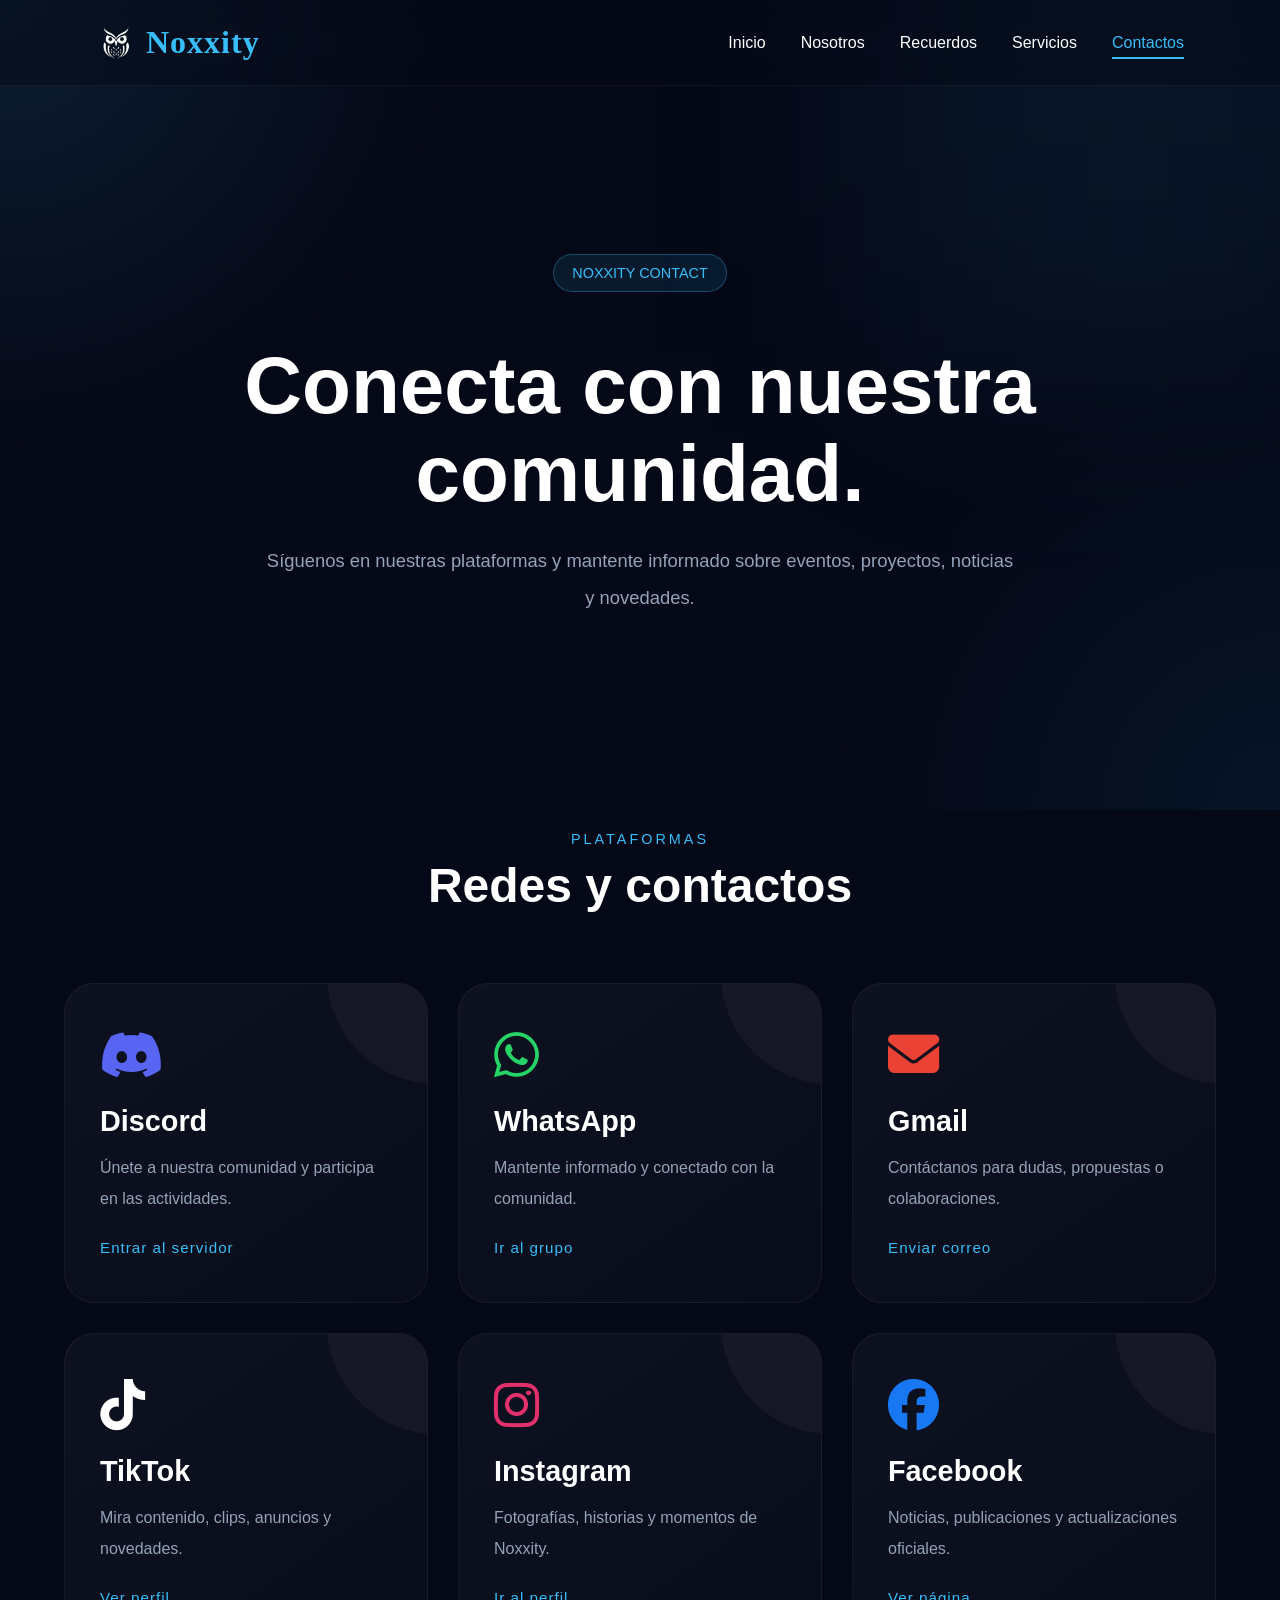
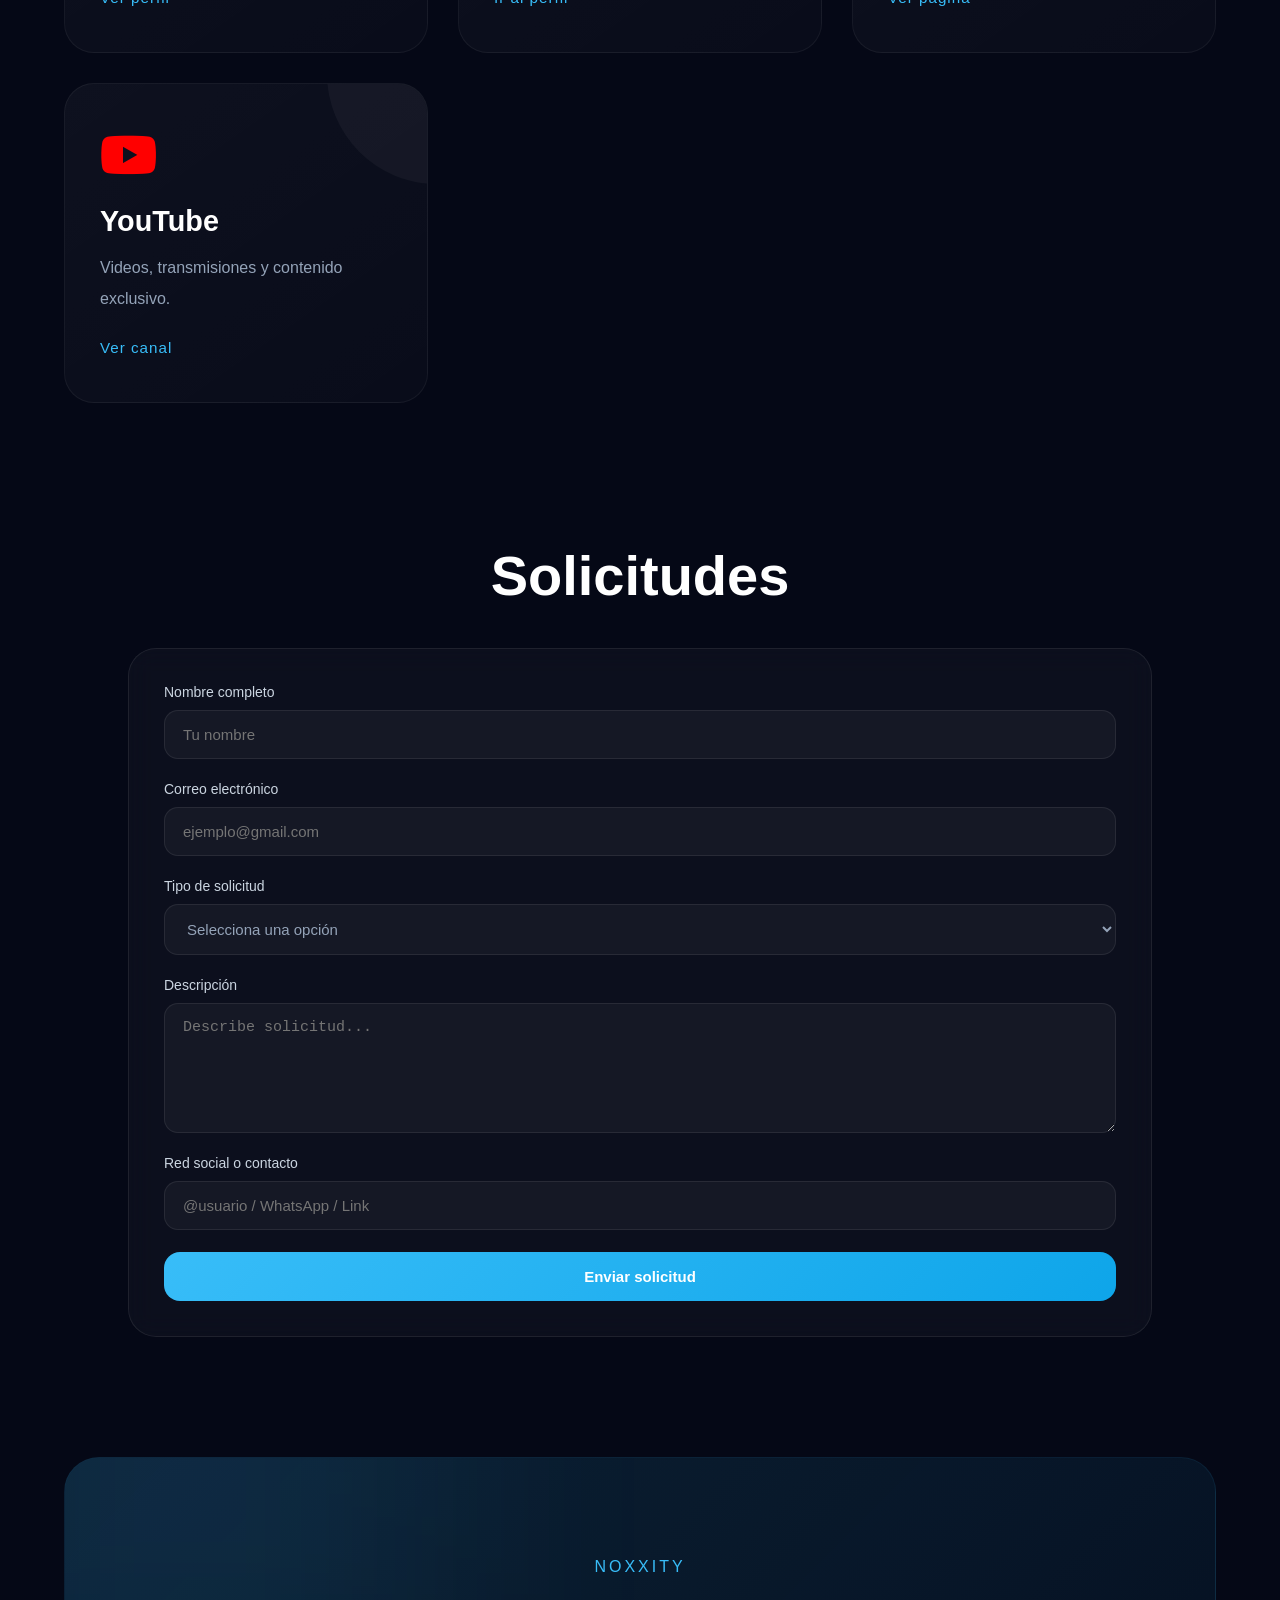
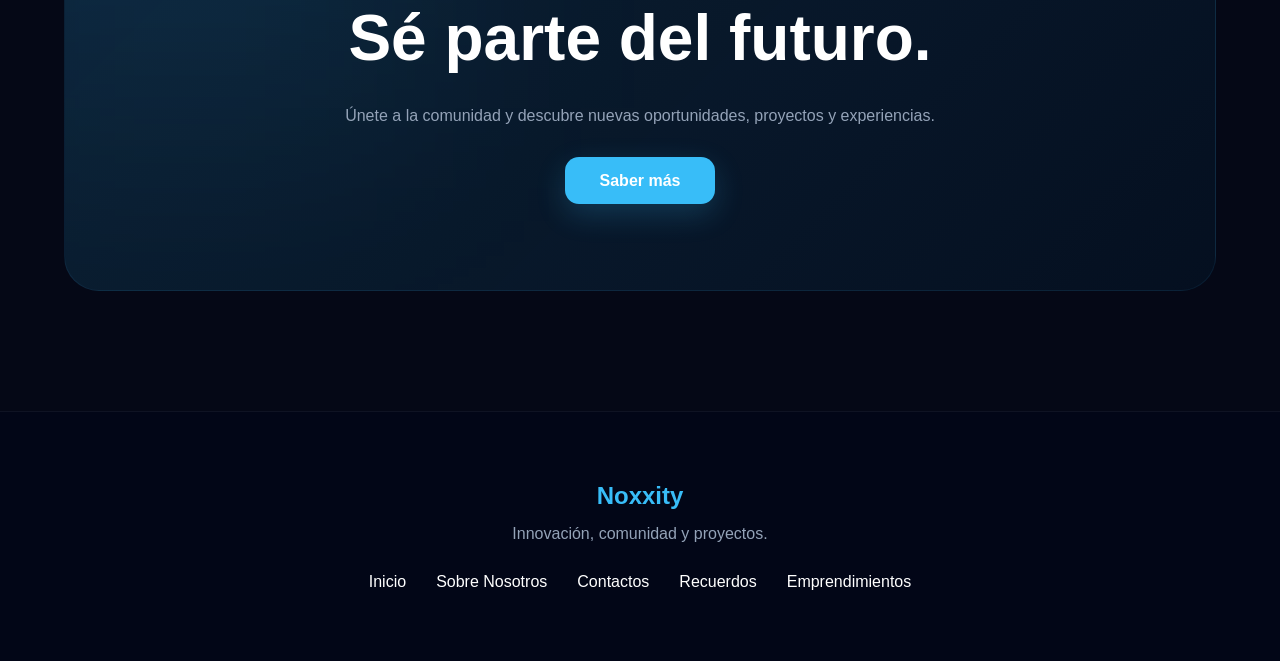
<file: Pages/Contact.html>
<!DOCTYPE html>
<html lang="es">

<head>
    <meta charset="UTF-8">
    <meta name="viewport" content="width=device-width, initial-scale=1.0">
    <link rel="icon" href="../Src/imgs/Logo.png" type="image/png">
    <title>Noxxity | Contactos</title>
    <link rel="stylesheet" href="../Styles/style.css">
    <link rel="stylesheet" href="../Styles/contact.css">
    <!-- ICONOS -->
    <link rel="stylesheet" href="https://cdnjs.cloudflare.com/ajax/libs/font-awesome/6.5.2/css/all.min.css">
</head>

<body>

    <!-- NAVBAR -->
    <header>

        <nav class="navbar">

            <div class="logo">
                <img src="../Src/imgs/Logo.png" alt="">
                <h1>Noxxity</h1>
            </div>

            <ul class="nav-links">
                <li><a href="../index.html">Inicio</a></li>
                <li><a href="About.html">Nosotros</a></li>
                <li><a href="Recuerdos.html">Recuerdos</a></li>
                <li><a href="servicios.html">Servicios</a></li>
                <li><a href="Contact.html" class="active">Contactos</a></li>
            </ul>

            <div class="menu-btn">
                <i class="fas fa-bars"></i>
            </div>

        </nav>

    </header>

    <!-- HERO -->
    <section class="contact-hero">

        <div class="contact-hero-content">

            <span class="tag">
                NOXXITY CONTACT
            </span>

            <h2>
                Conecta con
                nuestra comunidad.
            </h2>

            <p>
                Síguenos en nuestras plataformas
                y mantente informado sobre eventos,
                proyectos, noticias y novedades.
            </p>

        </div>

    </section>

    <!-- CONTACTOS -->
    <section class="contacts">

        <div class="section-title">

            <span>PLATAFORMAS</span>

            <h2>Redes y contactos</h2>

        </div>

        <div class="contacts-grid">

            <!-- DISCORD -->
            <a href="https://discord.gg/VvKsphYjgr" class="contact-card discord" target="_blank">

                <i class="fab fa-discord"></i>

                <h3>Discord</h3>

                <p>
                    Únete a nuestra comunidad
                    y participa en las actividades.
                </p>

                <span>Entrar al servidor</span>

            </a>

            <!-- WHATSAPP -->
            <a href="https://chat.whatsapp.com/JaNAS3tcS7MAG7pjysxWxn" class="contact-card whatsapp" target="_blank">

                <i class="fab fa-whatsapp"></i>

                <h3>WhatsApp</h3>

                <p>
                    Mantente informado y
                    conectado con la comunidad.
                </p>

                <span>Ir al grupo</span>

            </a>

            <!-- GMAIL -->
            <a href="mailto:noxxity.oficial@gmail.com" class="contact-card gmail">

                <i class="fas fa-envelope"></i>

                <h3>Gmail</h3>

                <p>
                    Contáctanos para dudas,
                    propuestas o colaboraciones.
                </p>

                <span>Enviar correo</span>

            </a>

            <!-- TIKTOK -->
            <a href="https://www.tiktok.com/@noxxity8" class="contact-card tiktok" target="_blank">

                <i class="fab fa-tiktok"></i>

                <h3>TikTok</h3>

                <p>
                    Mira contenido, clips,
                    anuncios y novedades.
                </p>

                <span>Ver perfil</span>

            </a>

            <!-- INSTAGRAM -->
            <a href="https://www.instagram.com/noxxity.oficial?utm_source=qr&igsh=NG91Zmhua2d4ajFs"
                class="contact-card instagram" target="_blank">

                <i class="fab fa-instagram"></i>

                <h3>Instagram</h3>

                <p>
                    Fotografías, historias
                    y momentos de Noxxity.
                </p>

                <span>Ir al perfil</span>

            </a>

            <!-- FACEBOOK -->
            <a href="https://www.facebook.com/share/1E7KPyDSKF/" class="contact-card facebook" target="_blank">

                <i class="fab fa-facebook"></i>

                <h3>Facebook</h3>

                <p>
                    Noticias, publicaciones
                    y actualizaciones oficiales.
                </p>

                <span>Ver página</span>

            </a>

            <!-- YouTube -->
            <a href="https://www.youtube.com/@Noxxity-t8k" class="contact-card youtube" target="_blank">

                <i class="fab fa-youtube"></i>

                <h3>YouTube</h3>

                <p>
                    Videos, transmisiones
                    y contenido exclusivo.
                </p>

                <span>Ver canal</span>

            </a>

        </div>

    </section>

    <section class="solicitudes">
        
        <h1>Solicitudes</h1>
        <div class="solicitud-form-box">
    
            <form id="solicitudForm">
    
                <div class="input-group">
                    <label>Nombre completo</label>
                    <input type="text" id="nombre" placeholder="Tu nombre" required>
                </div>
    
                <div class="input-group">
                    <label>Correo electrónico</label>
                    <input type="email" id="correo" placeholder="ejemplo@gmail.com" required>
                </div>
    
                <div class="input-group">
                    <label>Tipo de solicitud</label>
                    <select id="tipo">
                        <option value="" disabled selected>Selecciona una opción</option>
                        <option value="colaboracion">Colaboración</option>
                        <option value="evento">Organización de evento</option>
                        <option value="voluntariado">Voluntariado</option>
                        <option value="Emprendimiento">Emprendimiento</option>
                        <option value="propuesta">Propuesta de proyecto</option>
                        <option value="duda">Duda o consulta</option>
                        <option value="otro">Otro</option>
    
                    </select>
                </div>
    
                <div class="input-group">
                    <label>Descripción</label>
                    <textarea id="descripcion" rows="5" placeholder="Describe solicitud..." required></textarea>
                </div>
    
                <div class="input-group">
                    <label>Red social o contacto</label>
                    <input type="text" id="contacto" placeholder="@usuario / WhatsApp / Link">
                </div>
    
                <button type="submit" class="btn-solicitud">
                    Enviar solicitud
                </button>
    
            </form>
    
        </div>

    </section>


    <!-- CTA -->
    <section class="contact-cta">

        <div class="contact-cta-content">

            <span>NOXXITY</span>

            <h2>
                Sé parte del futuro.
            </h2>

            <p>
                Únete a la comunidad y descubre
                nuevas oportunidades, proyectos
                y experiencias.
            </p>

            <a href="About.html" class="btn">
                Saber más
            </a>

        </div>

    </section>

    <!-- FOOTER -->
    <footer>

        <div class="footer-content">

            <h2>Noxxity</h2>

            <p>
                Innovación, comunidad y proyectos.
            </p>

            <div class="footer-links">

                <a href="index.html">Inicio</a>
                <a href="about.html">Sobre Nosotros</a>
                <a href="contact.html">Contactos</a>
                <a href="memories.html">Recuerdos</a>
                <a href="business.html">Emprendimientos</a>

            </div>

        </div>

    </footer>

    <script src="../Js/script.js"></script>
    <script src="../Js/contac.js"></script>

</body>

</html>
</file>
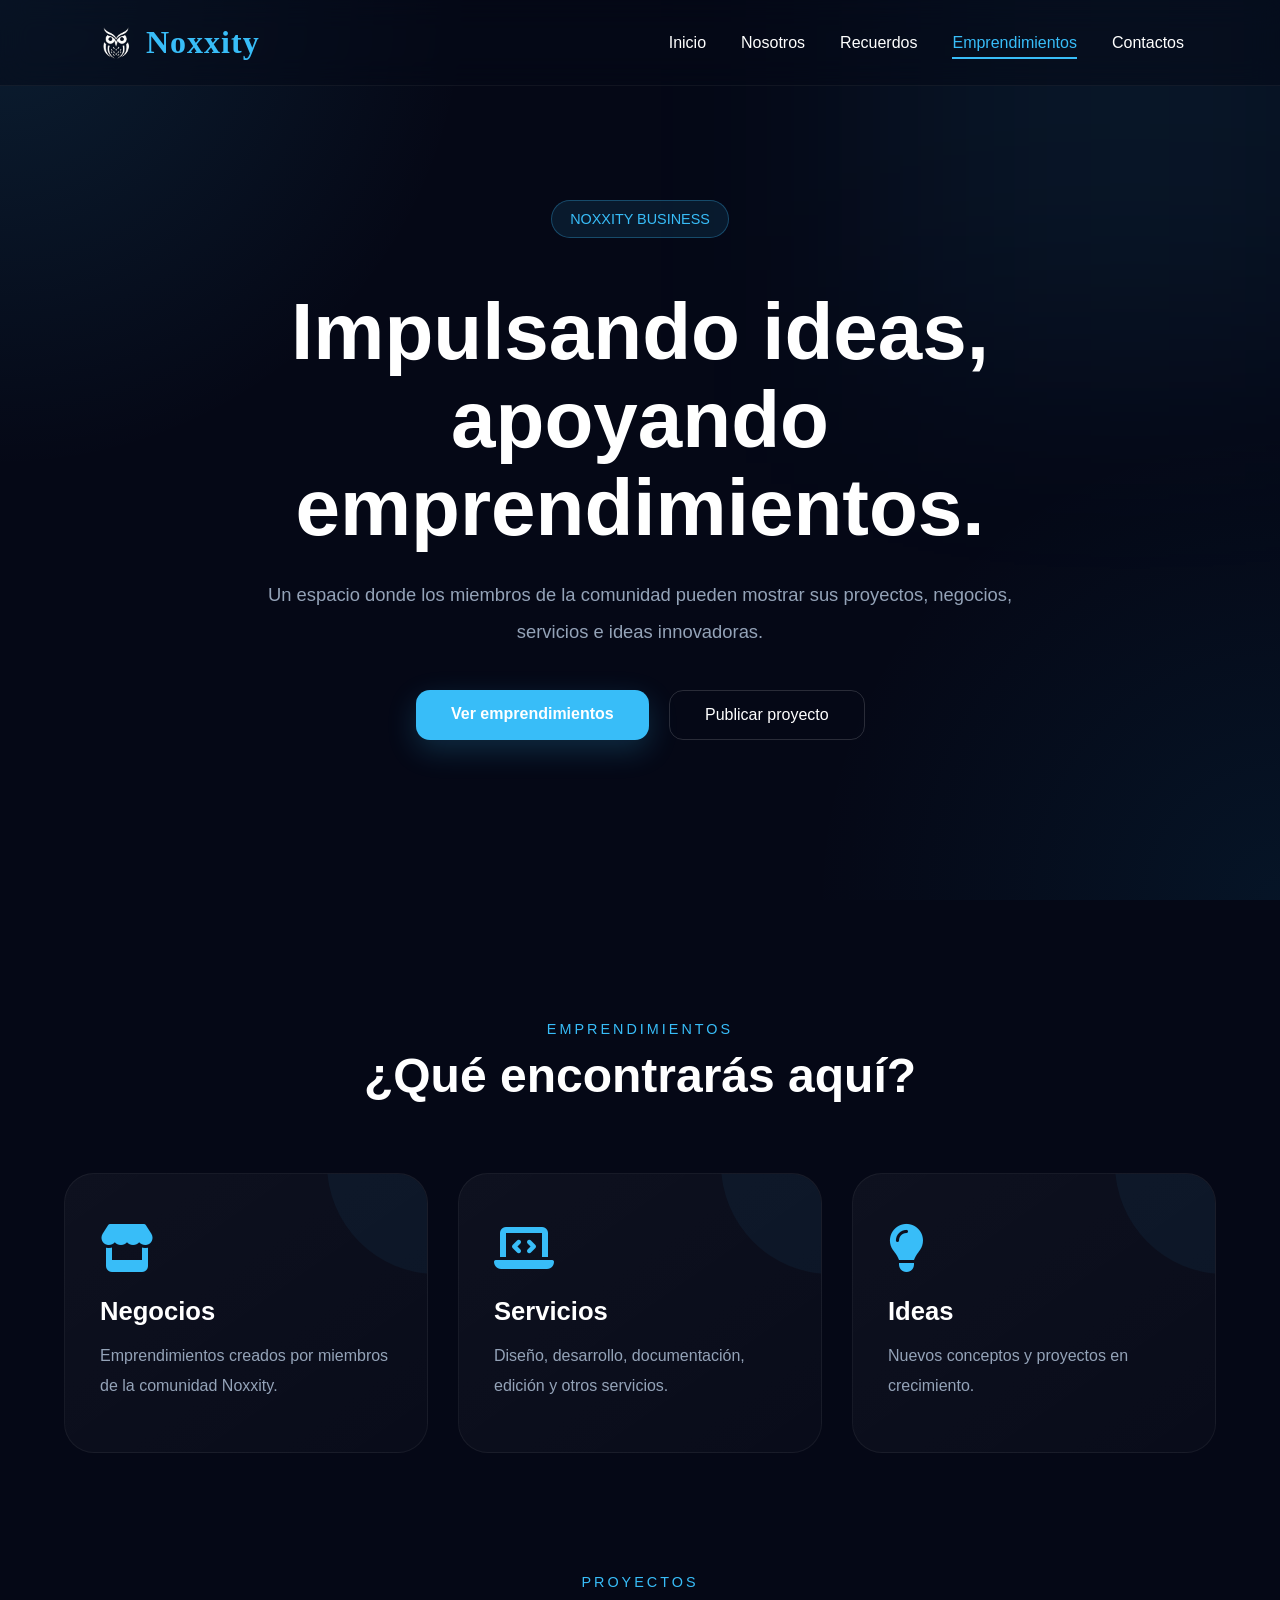
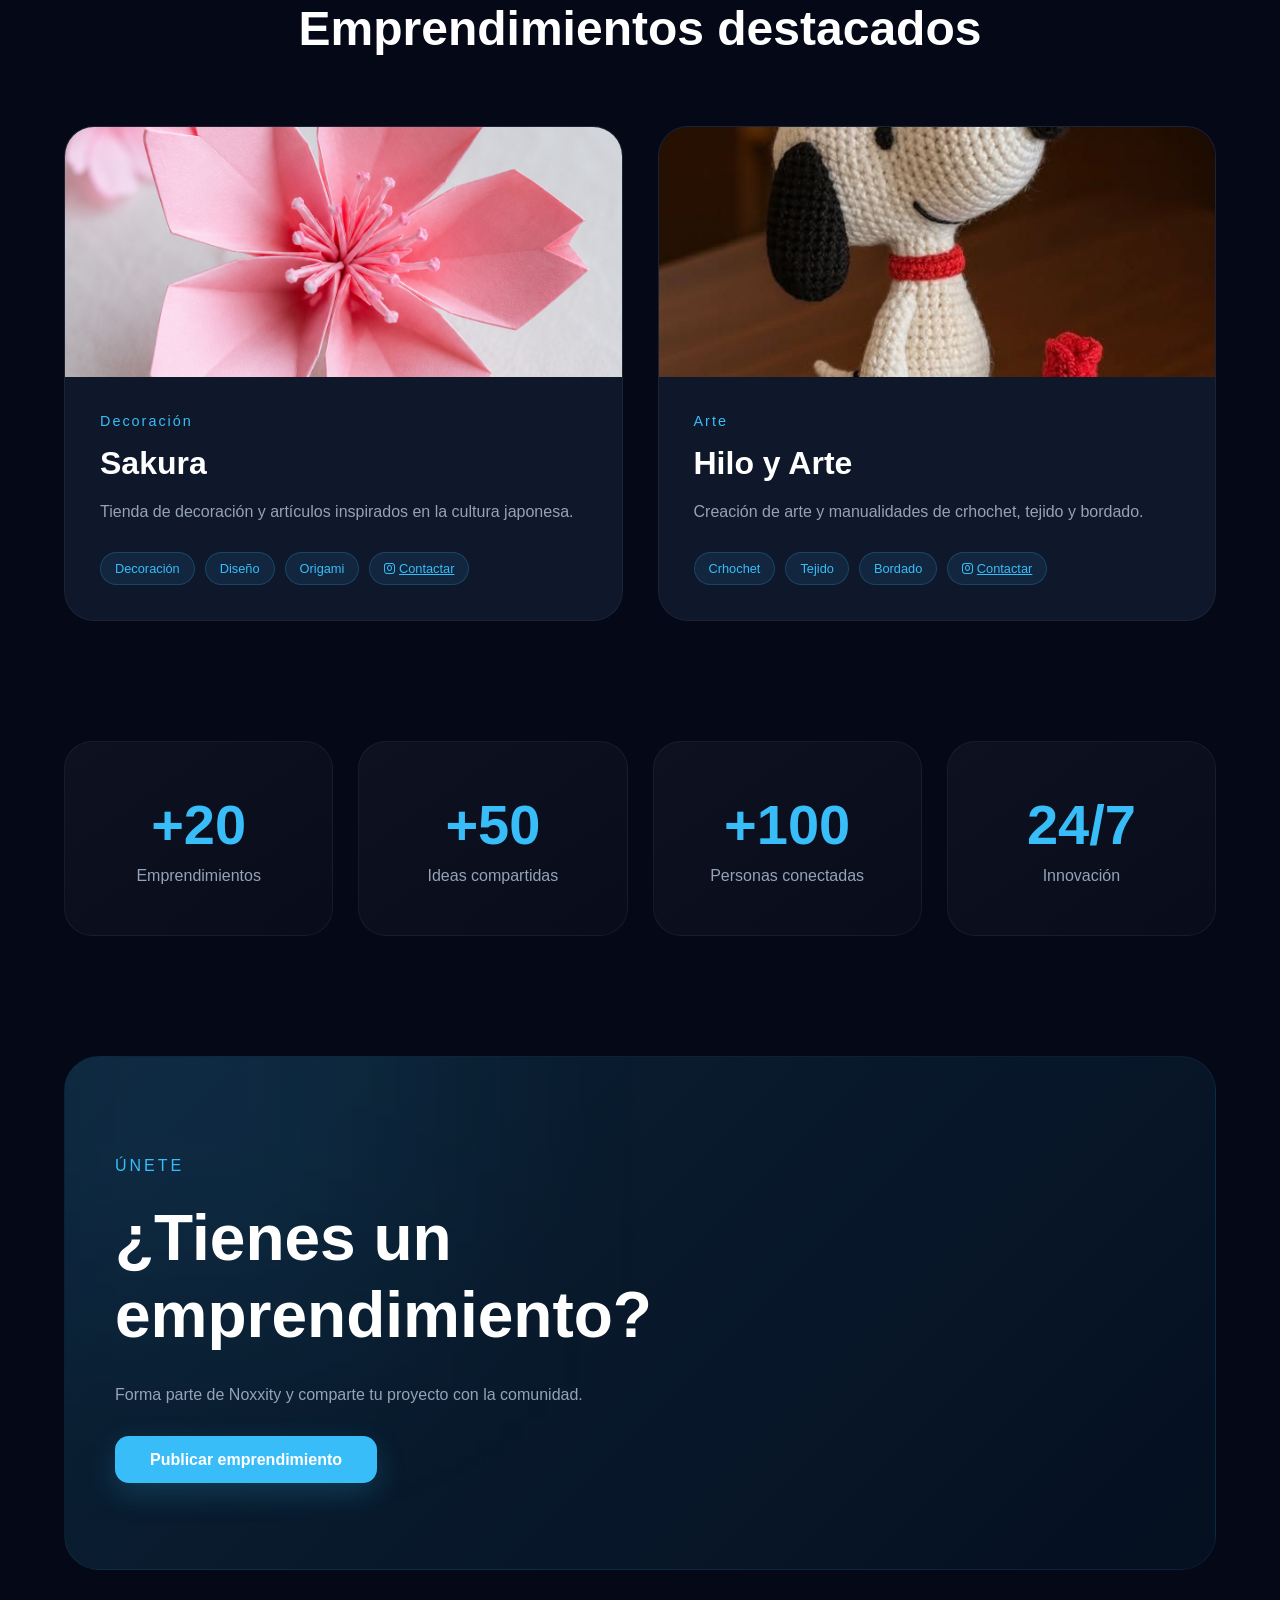
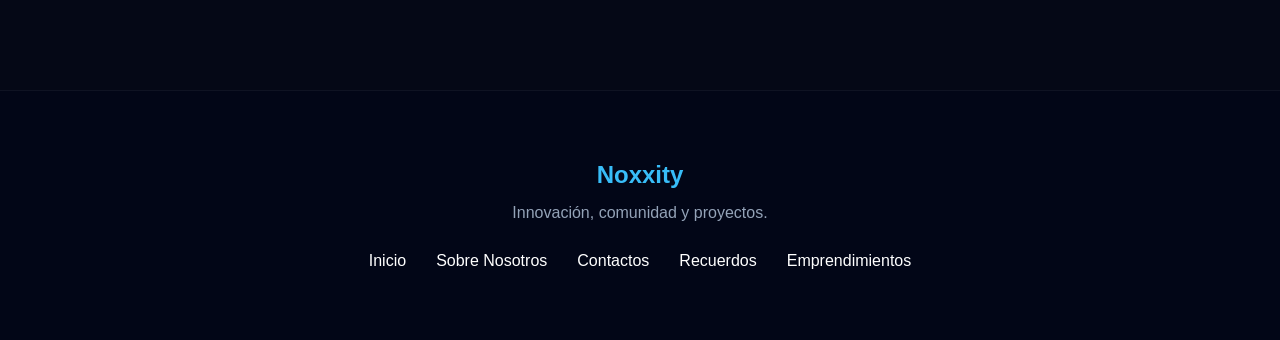
<file: Pages/Emprendimientos.html>
<!DOCTYPE html>
<html lang="es">

<head>
    <meta charset="UTF-8">
    <meta name="viewport" content="width=device-width, initial-scale=1.0">
    <link rel="icon" href="../Src/imgs/Logo.png" type="image/png">
    <title>Noxxity | Emprendimientos</title>
    <link rel="stylesheet" href="../Styles/style.css">
    <link rel="stylesheet" href="../Styles/emprendimiento.css">
    <!-- ICONOS -->
    <link rel="stylesheet"
    href="https://cdnjs.cloudflare.com/ajax/libs/font-awesome/6.5.2/css/all.min.css">
</head>

<body>

    <!-- NAVBAR -->
    <header>

        <nav class="navbar">

            <div class="logo">
                <img src="../Src/imgs/Logo.png" alt="">
                <h1>Noxxity</h1>
            </div>

            <ul class="nav-links">

                <li><a href="../index.html">Inicio</a></li>
                <li><a href="About.html">Nosotros</a></li>
                <li><a href="Recuerdos.html">Recuerdos</a></li>
                <li><a href="#" class="active">Emprendimientos</a></li>
                <li><a href="Contact.html">Contactos</a></li>

            </ul>

            <div class="menu-btn">
                <i class="fas fa-bars"></i>
            </div>

        </nav>

    </header>

    <!-- HERO -->
    <section class="business-hero">

        <div class="business-hero-content">

            <span class="tag">
                NOXXITY BUSINESS
            </span>

            <h2>
                Impulsando ideas,
                apoyando emprendimientos.
            </h2>

            <p>
                Un espacio donde los miembros de la comunidad
                pueden mostrar sus proyectos, negocios,
                servicios e ideas innovadoras.
            </p>

            <div class="hero-buttons">

                <a href="#projects" class="btn">
                    Ver emprendimientos
                </a>

                <a href="contact.html" class="btn-outline">
                    Publicar proyecto
                </a>

            </div>

        </div>

    </section>

    <!-- PRESENTACION -->
    <section class="business-about">

        <div class="section-title">

            <span>EMPRENDIMIENTOS</span>

            <h2>¿Qué encontrarás aquí?</h2>

        </div>

        <div class="business-about-grid">

            <div class="business-about-card">

                <i class="fas fa-store"></i>

                <h3>Negocios</h3>

                <p>
                    Emprendimientos creados por miembros
                    de la comunidad Noxxity.
                </p>

            </div>

            <div class="business-about-card">

                <i class="fas fa-laptop-code"></i>

                <h3>Servicios</h3>

                <p>
                    Diseño, desarrollo, documentación,
                    edición y otros servicios.
                </p>

            </div>

            <div class="business-about-card">

                <i class="fas fa-lightbulb"></i>

                <h3>Ideas</h3>

                <p>
                    Nuevos conceptos y proyectos
                    en crecimiento.
                </p>

            </div>

        </div>

    </section>

    <!-- EMPRENDIMIENTOS -->
    <section class="projects" id="projects">

        <div class="section-title">

            <span>PROYECTOS</span>

            <h2>Emprendimientos destacados</h2>

        </div>

        <div class="projects-grid">

            
            <!-- CARD -->
            <div class="project-card">

                <div class="project-image">

                    <img src="../Src/imgs/Emprendimientos/Sakura.png" alt="Proyecto">

                </div>

                <div class="project-content">

                    <span>Decoración</span>

                    <h3>Sakura</h3>

                    <p>
                        Tienda de decoración y artículos
                        inspirados en la cultura japonesa.
                    </p>

                    <div class="project-tags">

                        <small>Decoración</small>
                        <small>Diseño</small>
                        <small>Origami</small>
                        <small> <i class="fab fa-instagram"></i> <a href="https://www.instagram.com/sakura_noxx?igsh=MWNveHJ1Zjd0MnZqZQ==" target="_blank">Contactar</a></small>

                    </div>

                </div>

            </div>

            <!-- CARD -->
            <div class="project-card">

                <div class="project-image">

                    <img src="../Src/imgs/Emprendimientos/Hilo-y-Arte.jpeg" alt="Proyecto">

                </div>

                <div class="project-content">

                    <span>Arte</span>

                    <h3>Hilo y Arte</h3>

                    <p>
                        Creación de arte y manualidades
                        de crhochet, tejido y bordado.
                    </p>

                    <div class="project-tags">

                        <small>Crhochet</small>
                        <small>Tejido</small>
                        <small>Bordado</small>
                        <small><i class="fab fa-instagram"></i> <a href="#" target="_blank">Contactar</a></small>

                    </div>

                </div>

            </div>


        </div>

    </section>

    <!-- STATS -->
    <section class="business-stats">

        <div class="business-stat-box">

            <h2>+20</h2>

            <p>Emprendimientos</p>

        </div>

        <div class="business-stat-box">

            <h2>+50</h2>

            <p>Ideas compartidas</p>

        </div>

        <div class="business-stat-box">

            <h2>+100</h2>

            <p>Personas conectadas</p>

        </div>

        <div class="business-stat-box">

            <h2>24/7</h2>

            <p>Innovación</p>

        </div>

    </section>

    <!-- CTA -->
    <section class="business-cta">

        <div class="business-cta-content">

            <span>ÚNETE</span>

            <h2>
                ¿Tienes un emprendimiento?
            </h2>

            <p>
                Forma parte de Noxxity y comparte
                tu proyecto con la comunidad.
            </p>

            <a href="Contact.html" class="btn">
                Publicar emprendimiento
            </a>

        </div>

    </section>

    <!-- FOOTER -->
    <footer>

        <div class="footer-content">

            <h2>Noxxity</h2>

            <p>
                Innovación, comunidad y proyectos.
            </p>

            <div class="footer-links">

                <a href="index.html">Inicio</a>
                <a href="about.html">Sobre Nosotros</a>
                <a href="contact.html">Contactos</a>
                <a href="memories.html">Recuerdos</a>
                <a href="business.html">Emprendimientos</a>

            </div>

        </div>

    </footer>

    <script src="../Js/script.js"></script>
    <script src="../Js/emprendimiento.js"></script>

</body>

</html>
</file>
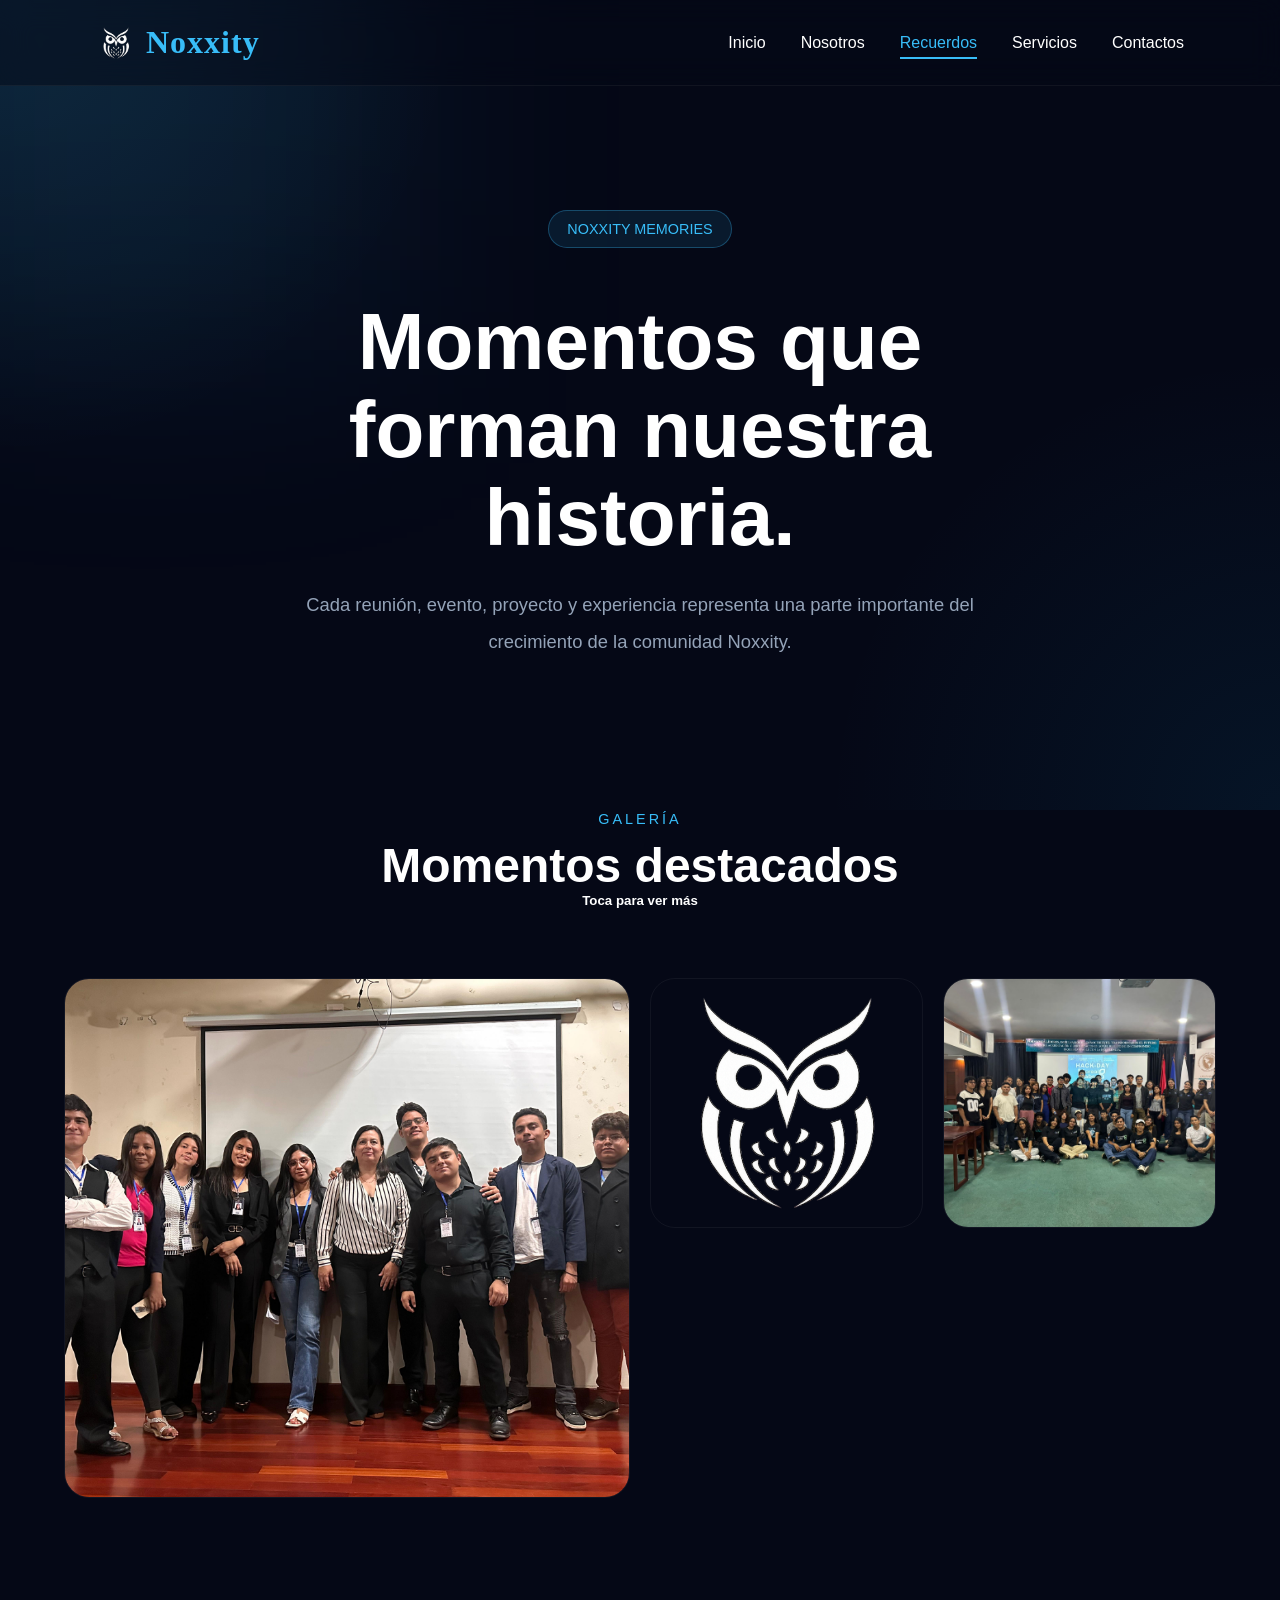
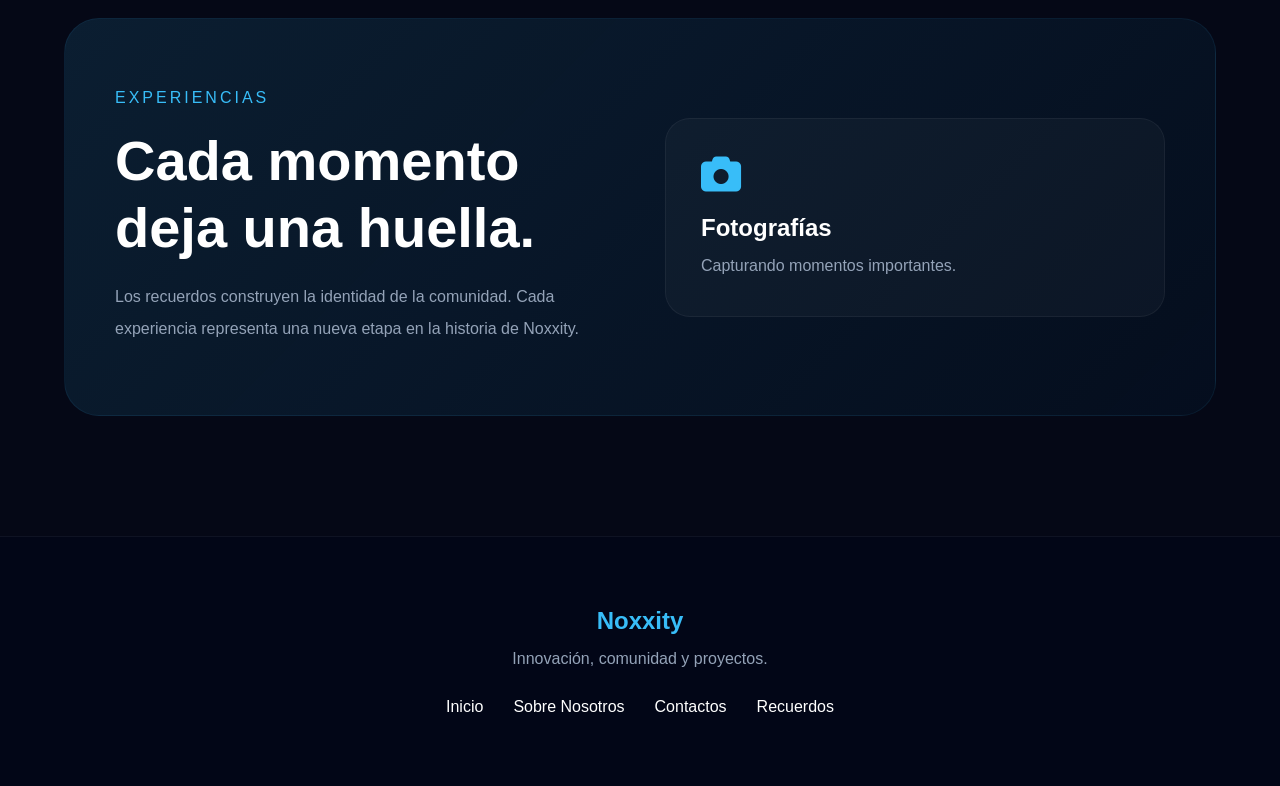
<file: Pages/Recuerdos.html>
<!DOCTYPE html>
<html lang="es">

<head>
    <meta charset="UTF-8">
    <meta name="viewport" content="width=device-width, initial-scale=1.0">
    <link rel="icon" href="../Src/imgs/Logo.png" type="image/png">
    <title>Noxxity | Recuerdos</title>
    <link rel="stylesheet" href="../Styles/style.css">
    <link rel="stylesheet" href="../Styles/recuerdo.css">
    <!-- ICONOS -->
    <link rel="stylesheet" href="https://cdnjs.cloudflare.com/ajax/libs/font-awesome/6.5.2/css/all.min.css">
</head>

<body>

    <!-- NAVBAR -->
    <header>

        <nav class="navbar">

            <div class="logo">
                <img src="../Src/imgs/Logo.png" alt="">
                <h1>Noxxity</h1>
            </div>

            <ul class="nav-links">
                <li><a href="../index.html">Inicio</a></li>
                <li><a href="About.html">Nosotros</a></li>
                <li><a href="Recuerdos.html" class="active">Recuerdos</a></li>
                <li><a href="servicios.html">Servicios</a></li>
                <li><a href="Contact.html">Contactos</a></li>
            </ul>

            <div class="menu-btn">
                <i class="fas fa-bars"></i>
            </div>

        </nav>

    </header>

    <!-- HERO -->
    <section class="memories-hero">

        <div class="memories-hero-content">

            <span class="tag">
                NOXXITY MEMORIES
            </span>

            <h2>
                Momentos que forman
                nuestra historia.
            </h2>

            <p>
                Cada reunión, evento, proyecto y experiencia
                representa una parte importante del crecimiento
                de la comunidad Noxxity.
            </p>

        </div>

    </section>

    <!-- TIMELINE -->
    

    <!-- GALERIA -->
    <section class="memories-gallery">

        <div class="section-title">

            <span>GALERÍA</span>

            <h2>Momentos destacados</h2>
            <h5>Toca para ver más</h5>

        </div>

        <div class="memories-grid">

            <div class="memory-box large" data-gallery="team">

                <img src="../Src/imgs/ft15.jpeg" alt="Equipo">

                <div class="memory-overlay">
                    <h3>Equipo Noxxity</h3>
                </div>

            </div>

            <div class="memory-box" data-gallery="development">

                <img src="../Src/imgs/Logo.png" alt="Trabajo">

                <div class="memory-overlay">
                    <h3>Desarrollo</h3>
                </div>

            </div>

            <div class="memory-box" data-gallery="events">

                <img src="../Src/imgs/ft4.jpeg" alt="Evento">

                <div class="memory-overlay">
                    <h3>Eventos</h3>
                </div>

            </div>

            <!-- <div class="memory-box" data-gallery="community">

                <img src="img/community.jpg" alt="Comunidad">

                <div class="memory-overlay">
                    <h3>Comunidad</h3>
                </div>

            </div>

            <div class="memory-box" data-gallery="ideas">

                <img src="img/project2.jpg" alt="Ideas">

                <div class="memory-overlay">
                    <h3>Ideas</h3>
                </div>

            </div> -->

        </div>

    </section>

    <!-- MODAL GALERIA -->

    <div class="gallery-modal">

        <div class="gallery-modal-content">

            <span class="close-gallery">
                <i class="fas fa-times"></i>
            </span>

            <div class="gallery-view">

                <!-- IMG DINAMICAS -->

            </div>

        </div>

    </div>

    <!-- EXPERIENCIA -->
    <section class="experience">

        <div class="experience-container">

            <div class="experience-text">

                <span>EXPERIENCIAS</span>

                <h2>
                    Cada momento
                    deja una huella.
                </h2>

                <p>
                    Los recuerdos construyen la identidad
                    de la comunidad. Cada experiencia
                    representa una nueva etapa en la historia
                    de Noxxity.
                </p>

            </div>

            <div class="experience-cards">

                <div class="experience-card">

                    <i class="fas fa-camera"></i>

                    <h3>Fotografías</h3>

                    <p>
                        Capturando momentos importantes.
                    </p>

                </div>

                <!-- <div class="experience-card">

                    <i class="fas fa-users"></i>

                    <h3>Comunidad</h3>

                    <p>
                        Personas compartiendo experiencias.
                    </p>

                </div>

                <div class="experience-card">

                    <i class="fas fa-lightbulb"></i>

                    <h3>Ideas</h3>

                    <p>
                        Nuevas oportunidades y proyectos.
                    </p>

                </div> -->

            </div>

        </div>

    </section>

    <!-- FOOTER -->
    <footer>

        <div class="footer-content">

            <h2>Noxxity</h2>

            <p>
                Innovación, comunidad y proyectos.
            </p>

            <div class="footer-links">

                <a href="index.html">Inicio</a>
                <a href="about.html">Sobre Nosotros</a>
                <a href="contact.html">Contactos</a>
                <a href="memories.html">Recuerdos</a>

            </div>

        </div>

    </footer>

    <script src="../Js/memorise.js"></script>
    <script src="../Js/script.js"></script>

</body>

</html>
</file>
<file: Styles/style.css>
/* =========================
   RESET
========================= */

*{
    margin:0;
    padding:0;
    box-sizing:border-box;
    scroll-behavior: smooth;
}

body{
    font-family:Arial, Helvetica, sans-serif;
    background:#050816;
    color:white;
    overflow-x:hidden;
}

/* =========================
   SCROLLBAR
========================= */

::-webkit-scrollbar{
    width:10px;
}

::-webkit-scrollbar-track{
    background:#050816;
}

::-webkit-scrollbar-thumb{
    background:#38bdf8;
    border-radius:20px;
}

/* =========================
   VARIABLES
========================= */

:root{
    --primary:#38bdf8;
    --primary-dark:#0ea5e9;
    --bg:#050816;
    --card:#0f172a;
    --card2:#111827;
    --text:#e5e7eb;
    --gray:#94a3b8;
}

/* =========================
   NAVBAR
========================= */

header{
    width:100%;
    position:fixed;
    top:0;
    left:0;
    z-index:1000;

    backdrop-filter:blur(15px);

    background:rgba(5,8,22,0.5);

    border-bottom:1px solid rgba(255,255,255,0.05);
}

.navbar{
    width:85%;
    margin:auto;
    height:85px;

    display:flex;
    justify-content:space-between;
    align-items:center;
}

.logo h1{
    color:var(--primary);
    font-size:2rem;
    letter-spacing:1px;
}

.nav-links{
    display:flex;
    list-style:none;
    gap:35px;
}

.nav-links a{
    color:white;
    text-decoration:none;
    font-size:1rem;
    transition:0.3s;
    position:relative;
}

.nav-links a::after{
    content:"";
    position:absolute;
    left:0;
    bottom:-8px;

    width:0%;
    height:2px;

    background:var(--primary);

    transition:0.3s;
}

.nav-links a:hover{
    color:var(--primary);
}

.nav-links a:hover::after{
    width:100%;
}

.nav-links .active{

    color:var(--primary);
}

.nav-links .active::after{

    width:100%;
}

.menu-btn{
    display:none;
    font-size:1.5rem;
    cursor:pointer;
}

.logo{
    display:flex;
    align-items:center;
    font-family: 'Times New Roman', Times, serif;
}

.logo img{
    width:40px;
    height:40px;
    object-fit:cover;
    margin-right:10px;
}

/* =========================
   HERO
========================= */

.hero{
    min-height:100vh;

    display:flex;
    justify-content:center;
    align-items:center;

    padding:120px 8% 80px;

    background:
    radial-gradient(circle at top left,
    rgba(56,189,248,0.15), 
    transparent 30%), 
    radial-gradient(circle at bottom right,
    rgba(14,165,233,0.1),
    transparent 30%); 
    position:relative;
    background-image: url(../Src/imgs/Logo.png);
    background-position: center;
    background-blend-mode: overlay;
    background-color: rgba(5,8,22,0.7);
    background-repeat: no-repeat;
}

.hero::before{
    content:"";

    position:absolute;
    width:400px;
    height:400px;

    background:rgba(56,189,248,0.08);

    filter:blur(120px);

    top:0;
}

.hero-content{
    max-width:850px;
    text-align:center;
    z-index:2;
}

.tag{
    display:inline-block;

    padding:10px 18px;

    background:rgba(56,189,248,0.1);

    border:1px solid rgba(56,189,248,0.3);

    border-radius:30px;

    color:var(--primary);

    margin-bottom:25px;

    font-size:0.9rem;
}

.hero-content h2{
    font-size:5rem;
    line-height:1.1;
    margin-bottom:30px;
}

.hero-content p{
    color:var(--gray);
    font-size:1.2rem;
    line-height:1.9;
    max-width:750px;
    margin:auto;
    margin-bottom:40px;
}

/* =========================
   BUTTONS
========================= */

.hero-buttons{
    display:flex;
    justify-content:center;
    gap:20px;
    flex-wrap:wrap;
}

.btn{
    padding:15px 35px;

    background:var(--primary);

    color:white;
    text-decoration:none;

    border-radius:14px;

    transition:0.3s;

    font-weight:bold;

    box-shadow:0 10px 30px rgba(56,189,248,0.2);
}

.btn:hover{
    background:var(--primary-dark);
    transform:translateY(-5px);
}

.btn-outline{
    padding:15px 35px;

    border:1px solid rgba(255,255,255,0.15);

    color:white;
    text-decoration:none;

    border-radius:14px;

    transition:0.3s;
}

.btn-outline:hover{
    background:white;
    color:#050816;
}

/* =========================
   SECTION TITLE
========================= */

.section-title{
    text-align:center;
    margin-bottom:70px;
}

.section-title span{
    color:var(--primary);
    letter-spacing:3px;
    font-size:0.9rem;
}

.section-title h2{
    font-size:3rem;
    margin-top:10px;
}

/* =========================
   PRESENTATION
========================= */

.presentation{
    width:90%;
    margin:auto;
    padding:120px 0;
}

.presentation-container{
    width:90%;
    margin:auto;
    display:grid;
    gap:25px;
    padding-bottom:60px;
}

.presentation-text p{
    color:var(--gray);
    margin-bottom:25px;
    font-size:1.05rem;
}

.presentation-grid{
    display:grid;
    gap:25px;
    grid-template-columns:repeat(auto-fit,minmax(200px,1fr));
    
}

.presentation-cards{
    display:grid;
    gap:25px;
}

.mini-card{
    background:rgba(255,255,255,0.03);

    border:1px solid rgba(255,255,255,0.05);

    padding:40px 20px;

    border-radius:25px;

    text-align:center;

    transition:0.3s;

    backdrop-filter:blur(10px);
}

.mini-card:hover{
    transform:translateY(-8px);
    border-color:rgba(56,189,248,0.3);
}

.mini-card i{
    font-size:2.5rem;
    color:var(--primary);
    margin-bottom:20px;
}

.mini-card h3{
    font-size:1.2rem;
}

/* =========================
   STATS
========================= */

.stats{
    width:90%;
    margin:auto;
    display:grid;
    gap:25px;
    padding-bottom:120px;
    text-align: center;
}

.stats-grid{
    display:grid;
    gap:25px;
    grid-template-columns:repeat(auto-fit,minmax(200px,1fr));
}

.stat-box{
    background:linear-gradient(
        145deg,
        rgba(255,255,255,0.04),
        rgba(255,255,255,0.02)
    );

    padding:45px 20px;

    border-radius:25px;

    text-align:center;

    border:1px solid rgba(255,255,255,0.05);

    transition:0.3s;
}

.stat-box:hover{
    transform:translateY(-8px);
}

.stat-box h2{
    color:var(--primary);
    font-size:3rem;
    margin-bottom:10px;
}

.stat-box p{
    color:var(--gray);
}

/* =========================
   OBJECTIVES
========================= */

.objectives{
    width:90%;
    margin:auto;
    padding-bottom:120px;
}

.objectives-grid{
    display:grid;
    grid-template-columns:repeat(auto-fit,minmax(280px,1fr));
    gap:30px;
}

.objective-card{
    background:var(--card);

    padding:45px 30px;

    border-radius:25px;

    transition:0.3s;

    border:1px solid rgba(255,255,255,0.05);
}

.objective-card:hover{
    transform:translateY(-8px);
    border-color:rgba(56,189,248,0.3);
}

.objective-card i{
    font-size:3rem;
    color:var(--primary);
    margin-bottom:25px;
}

.objective-card h3{
    margin-bottom:15px;
    font-size:1.4rem;
}

.objective-card p{
    color:var(--gray);
    line-height:1.8;
}

/* =========================
   COMMUNITY
========================= */

.community{
    width:90%;
    margin:auto;

    padding:100px 50px;

    border-radius:35px;

    background:
    linear-gradient(
        135deg,
        rgba(56,189,248,0.15),
        rgba(14,165,233,0.05)
    );

    border:1px solid rgba(56,189,248,0.1);

    margin-bottom:120px;
}

.community-content{
    max-width:700px;
}

.community-content span{
    color:var(--primary);
    letter-spacing:3px;
}

.community-content h2{
    font-size:3.5rem;
    margin:20px 0;
    line-height:1.2;
}

.community-content p{
    color:var(--gray);
    line-height:2;
    margin-bottom:35px;
}

/* =========================
   FOOTER
========================= */

footer{
    border-top:1px solid rgba(255,255,255,0.05);

    padding:70px 20px;

    background:#020617;
}

.footer-content{
    text-align:center;
}

.footer-content h2{
    color:var(--primary);
    margin-bottom:15px;
}

.footer-content p{
    color:var(--gray);
    margin-bottom:30px;
}

.footer-links{
    display:flex;
    justify-content:center;
    gap:30px;
    flex-wrap:wrap;
}

.footer-links a{
    color:white;
    text-decoration:none;
    transition:0.3s;
}

.footer-links a:hover{
    color:var(--primary);
}

/* =========================
   RESPONSIVE
========================= */

@media(max-width:1000px){

    .presentation-container{
        grid-template-columns:1fr;
    }

    .hero-content h2{
        font-size:4rem;
    }
}

@media(max-width:768px){

    .navbar{
        width: 90%;
    }
    .menu-btn{
        display:block;
    }

    .nav-links{
        position:absolute;
        top:85px;
        right:-120%;
        flex-direction:column;
        width:100%;
        background:#0f172a;
        padding:30px;
        transition:0.3s;
        border-radius: 10px;
    }

    .nav-links.active{
        right:0;
    }

    .hero-content h2{
        font-size:3rem;
    }

    .section-title h2{
        font-size:2.2rem;
    }

    .community-content h2{
        font-size:2.5rem;
    }

    .presentation-cards{
        grid-template-columns:1fr;
    }

    .community{
        padding:70px 30px;
    }
}

@media(max-width:500px){

    .hero-content h2{
        font-size:2.3rem;
    }

    .hero-content p{
        font-size:1rem;
    }

    .btn,
    .btn-outline{
        width:100%;
        text-align:center;
    }
}

/* =========================
   ANIMACIONES
========================= */

.mini-card,
.stat-box,
.objective-card{

    opacity: 0;
    transform: translateY(40px);

    transition:
    opacity 0.8s ease,
    transform 0.8s ease;

}

.mini-card.show,
.stat-box.show,
.objective-card.show{

    opacity: 1;
    transform: translateY(0);

}

/* =========================
   SCROLL SUAVE PREMIUM
========================= */


body{
    overflow-x: hidden;
}

/* Mejora visual del render */

*{
    -webkit-font-smoothing: antialiased;
    -moz-osx-font-smoothing: grayscale;
}

/* Evita lag en animaciones */

.mini-card,
.stat-box,
.objective-card,
.hero,
.navbar,
.btn,
.btn-outline{

    will-change: transform;
    transform: translateZ(0);

}
</file>
<file: Styles/contact.css>
/* =========================
   CONTACT HERO
========================= */

.contact-hero{

    min-height:90vh;

    display:flex;
    justify-content:center;
    align-items:center;

    text-align:center;

    padding:140px 8% 80px;

    position:relative;

    overflow:hidden;

    background:
    radial-gradient(circle at top left,
    rgba(56,189,248,0.12),
    transparent 30%),

    radial-gradient(circle at bottom right,
    rgba(14,165,233,0.08),
    transparent 30%);
}

.contact-hero::before{

    content:"";

    position:absolute;

    width:500px;
    height:500px;

    background:rgba(56,189,248,0.08);

    filter:blur(120px);

    top:-150px;
    right:-100px;
}

.contact-hero-content{

    max-width:850px;

    position:relative;

    z-index:2;
}

.contact-hero-content h2{

    font-size:5rem;

    line-height:1.1;

    margin:25px 0;
}

.contact-hero-content p{

    color:var(--gray);

    line-height:2;

    font-size:1.15rem;

    max-width:760px;

    margin:auto;
}

/* =========================
   CONTACTS
========================= */

.contacts{

    width:90%;

    margin:auto;

    padding:20px 0;
}

.contacts-grid{

    display:grid;

    grid-template-columns:
    repeat(auto-fit, minmax(280px,1fr));

    gap:30px;
}

.contact-card{

    background:
    linear-gradient(
        145deg,
        rgba(255,255,255,0.04),
        rgba(255,255,255,0.02)
    );

    border:1px solid rgba(255,255,255,0.05);

    border-radius:30px;

    padding:45px 35px;

    text-decoration:none;

    color:white;

    position:relative;

    overflow:hidden;

    transition:0.35s;
}

.contact-card::before{

    content:"";

    position:absolute;

    width:220px;
    height:220px;

    background:rgba(255,255,255,0.04);

    border-radius:50%;

    top:-120px;
    right:-120px;
}

.contact-card:hover{

    transform:translateY(-10px);

    border-color:rgba(56,189,248,0.25);
}

.contact-card i{

    font-size:3.2rem;

    margin-bottom:25px;

    position:relative;

    z-index:2;
}

.contact-card h3{

    font-size:1.8rem;

    margin-bottom:15px;

    position:relative;

    z-index:2;
}

.contact-card p{

    color:var(--gray);

    line-height:1.9;

    margin-bottom:25px;

    position:relative;

    z-index:2;
}

.contact-card span{

    color:var(--primary);

    font-size:0.95rem;

    letter-spacing:1px;

    position:relative;

    z-index:2;
}

/* =========================
   ICON COLORS
========================= */

.discord i{
    color:#5865F2;
}

.whatsapp i{
    color:#25D366;
}

.gmail i{
    color:#EA4335;
}

.tiktok i{
    color:#ffffff;
}

.instagram i{
    color:#E1306C;
}

.facebook i{
    color:#1877F2;
}

.youtube i{
    color:#FF0000;
}

/* =========================
   CONTACT CTA
========================= */

.contact-cta{

    width:90%;

    margin:auto;

    margin-bottom:120px;

    padding:100px 50px;

    border-radius:35px;

    background:
    linear-gradient(
        135deg,
        rgba(56,189,248,0.14),
        rgba(14,165,233,0.05)
    );

    border:1px solid rgba(56,189,248,0.08);

    text-align:center;

    position:relative;

    overflow:hidden;
}

.contact-cta::before{

    content:"";

    position:absolute;

    width:450px;
    height:450px;

    background:rgba(56,189,248,0.08);

    filter:blur(120px);

    top:-200px;
    left:-100px;
}

.contact-cta-content{

    max-width:700px;

    margin:auto;

    position:relative;

    z-index:2;
}

.contact-cta-content span{

    color:var(--primary);

    letter-spacing:3px;
}

.contact-cta-content h2{

    font-size:4rem;

    margin:25px 0;
}

.contact-cta-content p{

    color:var(--gray);

    line-height:2;

    margin-bottom:40px;
}

/* =========================
   HOVER GLOW
========================= */

.contact-card:hover::after{

    content:"";

    position:absolute;

    inset:0;

    border-radius:30px;

    box-shadow:
    0 0 40px rgba(56,189,248,0.15);

    pointer-events:none;
}

/* =========================
   RESPONSIVE
========================= */

@media(max-width:1000px){

    .contact-hero-content h2{

        font-size:4rem;
    }

    .contact-cta-content h2{

        font-size:3rem;
    }
}

@media(max-width:768px){

    .contact-hero-content h2{

        font-size:3rem;
    }

    .contact-cta-content h2{

        font-size:2.5rem;
    }

    .contact-cta{

        padding:80px 30px;
    }
}

@media(max-width:550px){

    .contact-hero-content h2{

        font-size:2.4rem;
    }

    .contact-cta-content h2{

        font-size:2.1rem;
    }

    .contact-card{

        padding:40px 25px;
    }
}

.solicitudes{
    margin:auto;
    padding:120px 0;
}

.solicitudes h1{
    text-align: center;
    font-size: 3.5rem;
    margin-bottom: 40px;
}

.solicitud-form-box{
    width: 80%;
    background: rgba(255,255,255,0.03);
    border: 1px solid rgba(255,255,255,0.08);
    border-radius: 28px;
    padding: 35px;
    backdrop-filter: blur(12px);
    margin: auto;
}

#solicitudForm{
    display: flex;
    flex-direction: column;
    gap: 22px;
}

.input-group{
    display: flex;
    flex-direction: column;
    gap: 10px;
}

.input-group label{
    font-size: 14px;
    color: #cbd5e1;
}

.input-group input,
.input-group select,
.input-group textarea{
    width: 100%;
    padding: 15px 18px;
    border-radius: 14px;
    border: 1px solid rgba(255,255,255,0.08);
    background: rgba(255,255,255,0.04);
    color: #fff;
    outline: none;
    transition: 0.3s ease;
    font-size: 15px;
}

#tipo{
    color: #94a3b8;
}

#tipo option{
    background: #0b1120;
    color: #94a3b8;
}

.input-group textarea{
    resize: vertical;
    min-height: 130px;
}

.input-group input:focus,
.input-group select:focus,
.input-group textarea:focus{
    border-color: #38bdf8;
    box-shadow: 0 0 0 4px rgba(56,189,248,0.12);
}

.btn-solicitud{
    border: none;
    padding: 16px;
    border-radius: 16px;
    background: linear-gradient(135deg, #38bdf8, #0ea5e9);
    color: #fff;
    font-size: 15px;
    font-weight: 600;
    cursor: pointer;
    transition: 0.3s ease;
}

.btn-solicitud:hover{
    transform: translateY(-3px);
    box-shadow: 0 15px 30px rgba(56,189,248,0.2);
}

@media(max-width: 900px){

    .solicitudes-wrapper{
        grid-template-columns: 1fr;
    }

    .solicitudes-header h2{
        font-size: 2.2rem;
    }

    .solicitud-form-box{
        padding: 25px;
    }

}
</file>
<file: Formularios/Styles/styles.css>
@import url('https://fonts.googleapis.com/css2?family=Inter:wght@300;400;500;600;700;800;900&display=swap');

:root {
    --primary: #3b82f6;
    --primary-hover: #2563eb;
    --secondary: #60a5fa;
    --background: #0b1120;
    --surface: #111827;
    --surface-light: #1e293b;
    --border: #26344d;
    --text: #ffffff;
    --text-secondary: #9ca3af;
    --success: #22c55e;
    --radius: 16px;
}

* {
    margin: 0;
    padding: 0;
    box-sizing: border-box;
    font-family: 'Inter', sans-serif;
}

body {
    background:
        radial-gradient(circle at top, #1d4ed822 0%, transparent 45%),
        radial-gradient(circle at bottom right, #2563eb22 0%, transparent 45%),
        var(--background);
    color: var(--text);
    min-height: 100vh;
    display: flex;
    justify-content: center;
    align-items: center;
    padding: 50px 20px;

}

.logo {
    width: 90px;
    height: 90px;

    margin: auto;

    margin-bottom: 20px;

    border-radius: 24px;

    background: linear-gradient(135deg,
            #2563eb,
            #3b82f6);

    display: flex;
    justify-content: center;
    align-items: center;

    box-shadow:
        0 0 45px rgba(37, 99, 235, .45);

    animation: float 4s ease-in-out infinite;
}

.logo img {
    width: 58px;
}

.grid {
    display: grid;
    grid-template-columns: repeat(2, 1fr);
    gap: 20px;
}

.badge {
    gap: 8px;
    align-items: center;
    padding: 8px 18px;
    margin: auto;
    margin-bottom: 18px;
    background: #1d4ed830;
    border: 1px solid #2563eb;
    border-radius: 50px;
    color: #7dd3fc;
    font-size: 13px;
    font-weight: 700;
}

.container {
    width: 100%;
    max-width: 760px;
    background: rgba(17, 24, 39, .95);
    border: 1px solid var(--border);
    border-radius: var(--radius);
    padding: 40px;
    backdrop-filter: blur(18px);
    box-shadow: 0 0 60px rgba(29, 78, 216, .5), 0 0 30px rgba(59, 130, 246, .3);

}

h1 {
    font-size: 34px;
    font-weight: 800;
    text-align: center;
    margin-bottom: 10px;
}

p {
    color: var(--text-secondary);
    text-align: center;
    margin-bottom: 35px;
}

form {
    display: grid;
    gap: 22px;
}

.form-group {
    display: flex;
    flex-direction: column;
}

label {
    margin-bottom: 8px;
    font-size: 14px;
    font-weight: 600;
}

input,
select {
    width: 100%;
    padding: 15px;
    background: var(--surface-light);
    border: 1px solid var(--border);
    border-radius: 12px;
    color: white;
    font-size: 15px;
    transition: .25s;
}

input::placeholder {
    color: #64748b;
}

input:focus,
select:focus {
    outline: none;
    border-color: var(--primary);
    box-shadow:
        0 0 0 4px rgba(59, 130, 246, .15);
}

small {
    margin-top: 8px;
    color: var(--text-secondary);
}

.checkbox {
    display: flex;
    align-items: flex-start;
    gap: 12px;
}

.checkbox input {
    width: 18px;
    height: 18px;
    accent-color: var(--primary);
    margin-top: 3px;
}

.checkbox label {
    margin: 0;
    color: var(--text-secondary);
    line-height: 1.6;
    font-weight: 400;
}

button {
    margin-top: 15px;
    padding: 16px;
    border: none;
    border-radius: 12px;
    background: linear-gradient(135deg,
            var(--secondary),
            var(--primary));
    color: white;
    font-size: 16px;
    font-weight: 700;
    cursor: pointer;
    transition: .30s;
}

button:hover {
    transform: translateY(-2px);
    box-shadow:
        0 10px 25px rgba(37, 99, 235, .35);
}

button:active {
    transform: scale(.98);
}

hr {
    border: none;
    height: 1px;
    background: var(--border);
    margin: 10px 0;
}

.section-title {
    font-size: 18px;
    font-weight: 700;
    color: var(--secondary);
    margin-bottom: -5px;
}

.logo {
    width: 70px;
    height: 70px;
    margin: auto;
    margin-bottom: 18px;
    border-radius: 18px;
    background: linear-gradient(135deg,
            var(--primary),
            #1d4ed8);
    display: flex;
    justify-content: center;
    align-items: center;
    font-size: 30px;
    font-weight: 800;
    box-shadow:
        0 0 35px rgba(59, 130, 246, .35);
}

@media(max-width:700px) {

    .container {
        padding: 25px;
    }

    .grid {
        grid-template-columns: 1fr;
    }
}

.otro-campo{
    display:none;
    margin-top:12px;
    animation: aparecer .25s ease;
}

.otro-campo.show{
    display:block;
}

/* Fondo del modal */
#nxModal {
    position: fixed;
    inset: 0;
    display: flex;
    justify-content: center;
    align-items: center;
    background: rgba(7, 17, 31, .70);
    backdrop-filter: blur(8px);
    z-index: 99999;

    opacity: 0;
    visibility: hidden;
    transition: .35s ease;
}

#nxModal.show {
    opacity: 1;
    visibility: visible;
}

/* Tarjeta */
.nx-modal-card {
    width: 430px;
    max-width: 90%;
    background: #fff;
    border-radius: 22px;
    padding: 45px 35px;
    text-align: center;
    box-shadow:
        0 30px 80px rgba(0, 0, 0, .35),
        0 10px 25px rgba(0, 0, 0, .15);
    animation: modalEntrada .45s ease;
}

/* Ícono */
.nx-success-icon {
    width: 110px;
    height: 110px;
    margin: 0 auto 25px;
    border-radius: 50%;
    background: linear-gradient(135deg, #34d399, #16a34a);
    display: flex;
    justify-content: center;
    align-items: center;
    box-shadow:
        0 15px 35px rgba(22, 163, 74, .45),
        inset 0 2px 8px rgba(255, 255, 255, .35);
}

.nx-success-icon i {
    color: white;
    font-size: 56px;
}

/* Título */
.nx-modal-card h2 {
    margin: 0;
    font-size: 30px;
    font-weight: 700;
    color: #07111F;
}

/* Texto */
.nx-modal-card p {
    margin: 18px 0 32px;
    color: #5b6470;
    font-size: 17px;
    line-height: 1.6;
}

/* Botón */
#nxClose {
    width: 100%;
    padding: 15px;
    border: none;
    border-radius: 12px;
    background: #07111F;
    color: white;
    font-size: 16px;
    font-weight: 600;
    cursor: pointer;
    transition: .25s;
}

#nxClose:hover {
    background: #0f1f38;
    transform: translateY(-2px);
    box-shadow: 0 10px 25px rgba(7, 17, 31, .35);
}

@keyframes modalEntrada {
    from {
        opacity: 0;
        transform: translateY(30px) scale(.9);
    }

    to {
        opacity: 1;
        transform: translateY(0) scale(1);
    }
}
</file>
<file: Styles/about.css>
/* =========================
   ABOUT HERO
========================= */

.about-hero{

    min-height:90vh;

    display:flex;
    justify-content:center;
    align-items:center;

    text-align:center;

    padding:140px 8% 80px;

    position:relative;

    overflow:hidden;

    background:
    radial-gradient(circle at top left,
    rgba(56,189,248,0.12),
    transparent 30%),

    radial-gradient(circle at bottom right,
    rgba(14,165,233,0.08),
    transparent 30%);
}

.about-hero::before{

    content:"";

    position:absolute;

    width:500px;
    height:500px;

    background:rgba(56,189,248,0.08);

    filter:blur(120px);

    top:-150px;
    right:-100px;
}

.about-hero-content{

    max-width:850px;

    z-index:2;
}

.about-hero-content h2{

    font-size:5rem;

    line-height:1.1;

    margin:25px 0;
}

.about-hero-content p{

    color:var(--gray);

    line-height:2;

    font-size:1.15rem;

    max-width:750px;

    margin:auto;
}

/* =========================
   HISTORY
========================= */

.history{

    width:90%;

    margin:auto;

    padding:120px 0;
}

.history-container{

    display:grid;

    grid-template-columns:1fr 1fr;

    gap:60px;

    align-items:center;
}

.history-text p{

    color:var(--gray);

    line-height:2;

    margin-bottom:25px;

    font-size:1.05rem;
}

.history-image{

    display:flex;

    justify-content:center;
    align-items:center;
}

.history-card{

    width:100%;

    max-width:420px;

    background:
    linear-gradient(
        145deg,
        rgba(255,255,255,0.04),
        rgba(255,255,255,0.02)
    );

    border:1px solid rgba(255,255,255,0.05);

    padding:60px 40px;

    border-radius:30px;

    text-align:center;

    transition:0.3s;
}

.history-card:hover{

    transform:translateY(-10px);

    border-color:rgba(56,189,248,0.25);
}

.history-card i{

    font-size:4rem;

    color:var(--primary);

    margin-bottom:25px;
}

.history-card h3{

    font-size:2rem;

    margin-bottom:20px;
}

.history-card p{

    color:var(--gray);

    line-height:1.8;
}

/* =========================
   VALUES
========================= */

.values{

    width:90%;

    margin:auto;

    padding-bottom:120px;
}

.values-grid{

    display:grid;

    grid-template-columns:
    repeat(auto-fit, minmax(260px,1fr));

    gap:30px;
}

.value-card{

    background:var(--card);

    padding:45px 35px;

    border-radius:28px;

    transition:0.3s;

    border:1px solid rgba(255,255,255,0.05);

    position:relative;

    overflow:hidden;
}

.value-card::before{

    content:"";

    position:absolute;

    width:200px;
    height:200px;

    background:rgba(56,189,248,0.05);

    border-radius:50%;

    top:-100px;
    right:-100px;
}

.value-card:hover{

    transform:translateY(-10px);

    border-color:rgba(56,189,248,0.25);
}

.value-card i{

    font-size:3rem;

    color:var(--primary);

    margin-bottom:25px;

    position:relative;

    z-index:2;
}

.value-card h3{

    font-size:1.5rem;

    margin-bottom:15px;

    position:relative;

    z-index:2;
}

.value-card p{

    color:var(--gray);

    line-height:1.9;

    position:relative;

    z-index:2;
}

/* =========================
   MISSION
========================= */

.mission{

    width:90%;

    margin:auto;

    padding-bottom:120px;
}

.mission-container{

    background:
    linear-gradient(
        135deg,
        rgba(56,189,248,0.12),
        rgba(14,165,233,0.04)
    );

    border:1px solid rgba(56,189,248,0.08);

    border-radius:35px;

    padding:70px 50px;

    display:grid;

    grid-template-columns:1fr 1fr;

    gap:50px;

    align-items:center;
}

.mission-box span{

    color:var(--primary);

    letter-spacing:3px;
}

.mission-box h2{

    font-size:3.5rem;

    line-height:1.2;

    margin:20px 0;
}

.mission-box p{

    color:var(--gray);

    line-height:2;
}

.mission-stats{

    display:grid;

    grid-template-columns:repeat(2,1fr);

    gap:25px;
}

.mission-card{

    background:rgba(255,255,255,0.03);

    border:1px solid rgba(255,255,255,0.05);

    padding:35px 20px;

    border-radius:25px;

    text-align:center;

    transition:0.3s;
}

.mission-card:hover{

    transform:translateY(-8px);
}

.mission-card h3{

    color:var(--primary);

    font-size:2.8rem;

    margin-bottom:10px;
}

.mission-card p{

    color:var(--gray);
}

/* =========================
   FUTURE
========================= */

.future{

    width:90%;

    margin:auto;

    margin-bottom:120px;

    text-align:center;

    padding:100px 40px;

    border-radius:35px;

    background:
    linear-gradient(
        145deg,
        rgba(255,255,255,0.03),
        rgba(255,255,255,0.01)
    );

    border:1px solid rgba(255,255,255,0.05);

    position:relative;

    overflow:hidden;
}

.future::before{

    content:"";

    position:absolute;

    width:400px;
    height:400px;

    background:rgba(56,189,248,0.08);

    filter:blur(120px);

    top:-150px;
    left:-100px;
}

.future-content{

    position:relative;

    z-index:2;
}

.future-content span{

    color:var(--primary);

    letter-spacing:3px;
}

.future-content h2{

    font-size:4rem;

    margin:25px 0;
}

.future-content p{

    color:var(--gray);

    line-height:2;

    max-width:700px;

    margin:auto;

    margin-bottom:40px;
}

/* =========================
   ACTIVE LINK
========================= */

.nav-links .active{

    color:var(--primary);
}

.nav-links .active::after{

    width:100%;
}

/* =========================
   RESPONSIVE
========================= */

@media(max-width:1000px){

    .history-container,
    .mission-container{

        grid-template-columns:1fr;
    }

    .about-hero-content h2{

        font-size:4rem;
    }

    .mission-box h2{

        font-size:3rem;
    }
}

@media(max-width:768px){

    .about-hero-content h2{

        font-size:3rem;
    }

    .future-content h2{

        font-size:3rem;
    }

    .mission-box h2{

        font-size:2.5rem;
    }

    .mission-container{

        padding:60px 30px;
    }

    .future{

        padding:80px 25px;
    }
}

@media(max-width:550px){

    .mission-stats{

        grid-template-columns:1fr;
    }

    .about-hero-content h2{

        font-size:2.4rem;
    }

    .future-content h2{

        font-size:2.3rem;
    }

    .history-card{

        padding:45px 25px;
    }
}

/* =========================
   GALLERY
========================= */

.gallery{

    width:90%;

    margin:auto;

    padding-bottom:120px;
}

.gallery-container{

    display:grid;

    grid-template-columns:
    repeat(4, 1fr);

    grid-auto-rows:250px;

    gap:20px;
}

.gallery-item{

    position:relative;

    overflow:hidden;

    border-radius:25px;

    cursor:pointer;

    border:1px solid rgba(255,255,255,0.05);

    transition:0.4s;
}

.gallery-item.large{

    grid-column:span 2;
    grid-row:span 2;
}

.gallery-item img{

    width:100%;
    height:100%;

    object-fit:cover;

    transition:0.5s;
}

.gallery-overlay{

    position:absolute;

    inset:0;

    background:
    linear-gradient(
        to top,
        rgba(0,0,0,0.85),
        rgba(0,0,0,0.15)
    );

    display:flex;

    flex-direction:column;

    justify-content:flex-end;

    padding:30px;

    opacity:0;

    transition:0.4s;
}

.gallery-overlay span{

    color:var(--primary);

    margin-bottom:10px;

    letter-spacing:2px;

    font-size:0.9rem;
}

.gallery-overlay h3{

    font-size:1.5rem;

    line-height:1.4;
}

.gallery-item:hover img{

    transform:scale(1.08);
}

.gallery-item:hover .gallery-overlay{

    opacity:1;
}

.gallery-item:hover{

    transform:translateY(-8px);

    border-color:rgba(56,189,248,0.25);
}

/* =========================
   RESPONSIVE
========================= */

@media(max-width:1000px){

    .gallery-container{

        grid-template-columns:
        repeat(2, 1fr);
    }

    .gallery-item.large{

        grid-column:span 2;
    }
 
    .card{
        width: 90%;
    }
}

@media(max-width:650px){

    .gallery-container{

        grid-template-columns:1fr;

        grid-auto-rows:250px;
    }

    .gallery-item.large{

        grid-column:span 1;
        grid-row:span 1;
    }

        .card{
            width: 90%;
        }
}

/* =========================
   GALLERY ANIMATION
========================= */

.gallery-item.hidden{

    opacity:0;

    transform:translateY(50px);

    transition:
    opacity 0.8s ease,
    transform 0.8s ease;
}

.gallery-item.show{

    opacity:1;

    transform:translateY(0);
}

/* Sección Equipo */
.teams {
    padding:40px;
    flex-direction: column;
}

.team {
    padding: 80px 10%;
    text-align: center;
}

.team h2 {
    font-size: 2.5rem;
    color: white;
    margin-bottom: 10px;
}

.team p {
    color: white;
    margin-bottom: 50px;
}

/* Grid */
.team-grid {
    display: grid;
    grid-template-columns: repeat(auto-fit, minmax(250px, 1fr));
    gap: 30px;
}

/* Tarjetas */
.card {
    width: 350px;
    color: white;
    background: rgba(0, 0, 0, 0.055);
    backdrop-filter: blur(15px);
    -webkit-backdrop-filter: blur(15px);

    border: 1px solid rgba(255, 255, 255, 0.15);
    border-radius: 20px;

    box-shadow:
        0 8px 32px rgba(0, 0, 0, 0.15);

    padding: 30px;
    transition: all 0.3s ease;
    display: flex;
    justify-content: space-between;
    align-items: center;
    flex-direction: column;
}

/* Nombre */
.card h3 {
    color: white;
    font-size: 1.3rem;
    margin-bottom: 8px;
}

/* Cargo */
.card span {
    display: block;
    color: #2563eb;
    font-weight: 600;
    margin-bottom: 15px;
}

/* Descripción */
.card p {
    font-size: 0.95rem;
    color: #64748b;
    line-height: 1.6;
    margin: 0;
}

.card img{
    width: 200px;
    height: 250px;
    object-fit: cover;
    border: 1px solid rgba(255, 255, 255, 0.15);
    border-radius: 15px;
    margin-bottom: 10px;
}

.redes-team a{
    text-decoration: none;
}

.redes-team i{
    font-size:1.2rem;

    color: white    ;

    margin:0 10px;

    transition:0.3s;
}
</file>
<file: Styles/recuerdo.css>
/* =========================
   MEMORIES HERO
========================= */

.memories-hero{

    min-height:90vh;

    display:flex;
    justify-content:center;
    align-items:center;

    text-align:center;

    padding:140px 8% 80px;

    position:relative;

    overflow:hidden;

    background:
    radial-gradient(circle at top left,
    rgba(56,189,248,0.12),
    transparent 30%),

    radial-gradient(circle at bottom right,
    rgba(14,165,233,0.08),
    transparent 30%);
}

.memories-hero::before{

    content:"";

    position:absolute;

    width:500px;
    height:500px;

    background:rgba(56,189,248,0.08);

    filter:blur(120px);

    top:-150px;
    left:-100px;
}

.memories-hero-content{

    max-width:850px;

    z-index:2;
}

.memories-hero-content h2{

    font-size:5rem;

    line-height:1.1;

    margin:25px 0;
}

.memories-hero-content p{

    color:var(--gray);

    line-height:2;

    font-size:1.15rem;

    max-width:750px;

    margin:auto;
}

/* =========================
   TIMELINE
========================= */

.timeline{

    width:90%;

    margin:auto;

    padding:120px 0;
}

.timeline-container{

    display:flex;

    flex-direction:column;

    gap:80px;
}

.timeline-item{

    display:grid;

    grid-template-columns:1fr 1fr;

    gap:50px;

    align-items:center;
}

.timeline-item.reverse .timeline-image{

    order:2;
}

.timeline-item.reverse .timeline-content{

    order:1;
}

.timeline-image{

    position:relative;

    overflow:hidden;

    border-radius:30px;

    height:420px;
}

.timeline-image img{

    width:100%;
    height:100%;

    object-fit:cover;

    transition:0.5s;
}

.timeline-image:hover img{

    transform:scale(1.08);
}

.timeline-content{

    background:
    linear-gradient(
        145deg,
        rgba(255,255,255,0.04),
        rgba(255,255,255,0.02)
    );

    border:1px solid rgba(255,255,255,0.05);

    padding:50px 40px;

    border-radius:30px;
}

.timeline-content span{

    color:var(--primary);

    letter-spacing:2px;
}

.timeline-content h3{

    font-size:2.3rem;

    margin:20px 0;
}

.timeline-content p{

    color:var(--gray);

    line-height:2;
}

/* =========================
   MEMORIES GALLERY
========================= */

.memories-gallery{

    width:90%;

    margin:auto;

    padding-bottom:120px;
}

.memories-grid{

    display:grid;

    grid-template-columns:
    repeat(4, 1fr);

    grid-auto-rows:250px;

    gap:20px;
}

.memory-box{

    position:relative;

    overflow:hidden;

    border-radius:25px;

    border:1px solid rgba(255,255,255,0.05);

    transition:0.4s;
}

.memory-box.large{

    grid-column:span 2;
    grid-row:span 2;
}

.memory-box img{

    width:100%;
    height:100%;

    object-fit:cover;

    transition:0.5s;
}

.memory-overlay{

    position:absolute;

    inset:0;

    background:
    linear-gradient(
        to top,
        rgba(0,0,0,0.85),
        rgba(0,0,0,0.15)
    );

    display:flex;

    align-items:flex-end;

    padding:30px;

    opacity:0;

    transition:0.4s;
}

.memory-overlay h3{

    font-size:1.5rem;
}

.memory-box:hover img{

    transform:scale(1.08);
}

.memory-box:hover .memory-overlay{

    opacity:1;
}

.memory-box:hover{

    transform:translateY(-8px);

    border-color:rgba(56,189,248,0.25);
}

/* =========================
   EXPERIENCE
========================= */

.experience{

    width:90%;

    margin:auto;

    padding-bottom:120px;
}

.experience-container{

    background:
    linear-gradient(
        135deg,
        rgba(56,189,248,0.12),
        rgba(14,165,233,0.04)
    );

    border:1px solid rgba(56,189,248,0.08);

    border-radius:35px;

    padding:70px 50px;

    display:grid;

    grid-template-columns:1fr 1fr;

    gap:50px;

    align-items:center;
}

.experience-text span{

    color:var(--primary);

    letter-spacing:3px;
}

.experience-text h2{

    font-size:3.5rem;

    line-height:1.2;

    margin:20px 0;
}

.experience-text p{

    color:var(--gray);

    line-height:2;
}

.experience-cards{

    display:grid;

    gap:25px;
}

.experience-card{

    background:rgba(255,255,255,0.03);

    border:1px solid rgba(255,255,255,0.05);

    padding:35px;

    border-radius:25px;

    transition:0.3s;
}

.experience-card:hover{

    transform:translateY(-8px);

    border-color:rgba(56,189,248,0.25);
}

.experience-card i{

    font-size:2.5rem;

    color:var(--primary);

    margin-bottom:20px;
}

.experience-card h3{

    margin-bottom:10px;

    font-size:1.5rem;
}

.experience-card p{

    color:var(--gray);

    line-height:1.8;
}

/* =========================
   RESPONSIVE
========================= */

@media(max-width:1000px){

    .timeline-item,
    .experience-container{

        grid-template-columns:1fr;
    }

    .timeline-item.reverse .timeline-image,
    .timeline-item.reverse .timeline-content{

        order:unset;
    }

    .memories-grid{

        grid-template-columns:
        repeat(2, 1fr);
    }

    .memory-box.large{

        grid-column:span 2;
    }

    .memories-hero-content h2{

        font-size:4rem;
    }

    .experience-text h2{

        font-size:3rem;
    }
}

@media(max-width:768px){

    .memories-hero-content h2{

        font-size:3rem;
    }

    .timeline-content h3{

        font-size:2rem;
    }

    .experience-text h2{

        font-size:2.5rem;
    }

    .experience-container{

        padding:60px 30px;
    }
}

@media(max-width:650px){

    .memories-grid{

        grid-template-columns:1fr;
    }

    .memory-box.large{

        grid-column:span 1;
        grid-row:span 1;
    }

    .timeline-image{

        height:300px;
    }

    .memories-hero-content h2{

        font-size:2.4rem;
    }

    .experience-text h2{

        font-size:2.2rem;
    }

    .timeline-content{

        padding:40px 25px;
    }
}

/* =========================
   GALLERY MODAL
========================= */

.gallery-modal{

    position:fixed;

    inset:0;

    background:rgba(0,0,0,0.92);

    display:flex;

    justify-content:center;
    align-items:center;

    padding:40px;

    z-index:9999;

    opacity:0;

    visibility:hidden;

    transition:0.35s;
}

.gallery-modal.active{

    opacity:1;

    visibility:visible;
}

.gallery-modal-content{

    width:100%;

    max-width:1200px;

    position:relative;
}

.close-gallery{

    position:absolute;

    top:-60px;
    right:0;

    font-size:2rem;

    cursor:pointer;

    color:white;

    transition:0.3s;
}

.close-gallery:hover{

    color:var(--primary);
}

.gallery-view{

    display:grid;

    grid-template-columns:
    repeat(auto-fit, minmax(250px,1fr));

    gap:20px;

    max-height:80vh;

    overflow-y:auto;

    padding-right:10px;
}

.gallery-view img{

    width:100%;

    height:260px;

    object-fit:cover;

    border-radius:20px;

    transition:0.4s;

    cursor:pointer;
}

.gallery-view img:hover{

    transform:scale(1.03);
}

/* SCROLL */

.gallery-view::-webkit-scrollbar{

    width:8px;
}

.gallery-view::-webkit-scrollbar-thumb{

    background:rgba(56,189,248,0.4);

    border-radius:20px;
}

/* RESPONSIVE */

@media(max-width:700px){

    .gallery-modal{

        padding:20px;
    }

    .gallery-view{

        grid-template-columns:1fr;
    }

}
</file>
<file: Styles/emprendimiento.css>
/* =========================
   BUSINESS HERO
========================= */

.business-hero{

    min-height:100vh;

    display:flex;
    justify-content:center;
    align-items:center;

    text-align:center;

    padding:140px 8% 100px;

    position:relative;

    overflow:hidden;

    background:
    radial-gradient(circle at top left,
    rgba(56,189,248,0.12),
    transparent 30%),

    radial-gradient(circle at bottom right,
    rgba(14,165,233,0.08),
    transparent 30%);
}

.business-hero::before{

    content:"";

    position:absolute;

    width:500px;
    height:500px;

    background:rgba(56,189,248,0.08);

    filter:blur(120px);

    top:-150px;
    right:-100px;
}

.business-hero-content{

    max-width:900px;

    position:relative;

    z-index:2;
}

.business-hero-content h2{

    font-size:5rem;

    line-height:1.1;

    margin:25px 0;
}

.business-hero-content p{

    color:var(--gray);

    line-height:2;

    font-size:1.15rem;

    max-width:760px;

    margin:auto;

    margin-bottom:40px;
}

/* =========================
   BUSINESS ABOUT
========================= */

.business-about{

    width:90%;

    margin:auto;

    padding:120px 0;
}

.business-about-grid{

    display:grid;

    grid-template-columns:
    repeat(auto-fit, minmax(280px,1fr));

    gap:30px;
}

.business-about-card{

    background:
    linear-gradient(
        145deg,
        rgba(255,255,255,0.04),
        rgba(255,255,255,0.02)
    );

    border:1px solid rgba(255,255,255,0.05);

    padding:50px 35px;

    border-radius:30px;

    transition:0.3s;

    position:relative;

    overflow:hidden;
}

.business-about-card::before{

    content:"";

    position:absolute;

    width:220px;
    height:220px;

    background:rgba(56,189,248,0.05);

    border-radius:50%;

    top:-120px;
    right:-120px;
}

.business-about-card:hover{

    transform:translateY(-10px);

    border-color:rgba(56,189,248,0.25);
}

.business-about-card i{

    font-size:3rem;

    color:var(--primary);

    margin-bottom:25px;

    position:relative;

    z-index:2;
}

.business-about-card h3{

    font-size:1.6rem;

    margin-bottom:15px;

    position:relative;

    z-index:2;
}

.business-about-card p{

    color:var(--gray);

    line-height:1.9;

    position:relative;

    z-index:2;
}

/* =========================
   PROJECTS
========================= */

.projects{

    width:90%;

    margin:auto;

    padding-bottom:120px;
}

.projects-grid{

    display:grid;

    grid-template-columns:
    repeat(auto-fit, minmax(320px,1fr));

    gap:35px;
}

.project-card{

    background:var(--card);

    border:1px solid rgba(255,255,255,0.05);

    border-radius:30px;

    overflow:hidden;

    transition:0.4s;

    position:relative;
}

.project-card:hover{

    transform:translateY(-5px);

    border-color:rgba(56,189,248,0.25);
}

.project-image{

    height:250px;

    overflow:hidden;
}

.project-image img{

    width:100%;
    height:100%;

    object-fit:cover;

    transition:0.5s;
}

.project-card:hover img{

    transform:scale(1.08);
}

.project-content{

    padding:35px;
}

.project-content span{

    color:var(--primary);

    letter-spacing:2px;

    font-size:0.9rem;
}

.project-content h3{

    font-size:2rem;

    margin:15px 0;
}

.project-content p{

    color:var(--gray);

    line-height:1.9;

    margin-bottom:25px;
}

.project-tags{

    display:flex;

    flex-wrap:wrap;

    gap:10px;
}

.project-tags small{

    background:rgba(56,189,248,0.1);

    border:1px solid rgba(56,189,248,0.2);

    color:var(--primary);

    padding:8px 14px;

    border-radius:20px;

    font-size:0.8rem;
}

.project-tags small a{

    color:var(--primary);

    text-decoration:underline;
}

/* =========================
   BUSINESS STATS
========================= */

.business-stats{

    width:90%;

    margin:auto;

    display:grid;

    grid-template-columns:
    repeat(auto-fit, minmax(220px,1fr));

    gap:25px;

    padding-bottom:120px;
}

.business-stat-box{

    background:
    linear-gradient(
        145deg,
        rgba(255,255,255,0.04),
        rgba(255,255,255,0.02)
    );

    border:1px solid rgba(255,255,255,0.05);

    padding:50px 25px;

    border-radius:28px;

    text-align:center;

    transition:0.3s;
}

.business-stat-box:hover{

    transform:translateY(-8px);

    border-color:rgba(56,189,248,0.25);
}

.business-stat-box h2{

    font-size:3.5rem;

    color:var(--primary);

    margin-bottom:10px;
}

.business-stat-box p{

    color:var(--gray);
}

/* =========================
   BUSINESS CTA
========================= */

.business-cta{

    width:90%;

    margin:auto;

    margin-bottom:120px;

    padding:100px 50px;

    border-radius:35px;

    background:
    linear-gradient(
        135deg,
        rgba(56,189,248,0.14),
        rgba(14,165,233,0.05)
    );

    border:1px solid rgba(56,189,248,0.08);

    position:relative;

    overflow:hidden;
}

.business-cta::before{

    content:"";

    position:absolute;

    width:450px;
    height:450px;

    background:rgba(56,189,248,0.08);

    filter:blur(120px);

    top:-200px;
    left:-100px;
}

.business-cta-content{

    max-width:700px;

    position:relative;

    z-index:2;
}

.business-cta-content span{

    color:var(--primary);

    letter-spacing:3px;
}

.business-cta-content h2{

    font-size:4rem;

    line-height:1.2;

    margin:25px 0;
}

.business-cta-content p{

    color:var(--gray);

    line-height:2;

    margin-bottom:40px;
}

/* =========================
   RESPONSIVE
========================= */

@media(max-width:1000px){

    .business-hero-content h2{

        font-size:4rem;
    }

    .business-cta-content h2{

        font-size:3rem;
    }
}

@media(max-width:768px){

    .business-hero-content h2{

        font-size:3rem;
    }

    .business-cta-content h2{

        font-size:2.5rem;
    }

    .business-cta{

        padding:80px 30px;
    }

    .project-content h3{

        font-size:1.8rem;
    }
}

@media(max-width:550px){

    .business-hero-content h2{

        font-size:2.4rem;
    }

    .business-cta-content h2{

        font-size:2.1rem;
    }

    .project-content{

        padding:30px 25px;
    }

    .business-about-card{

        padding:40px 25px;
    }
}
</file>
